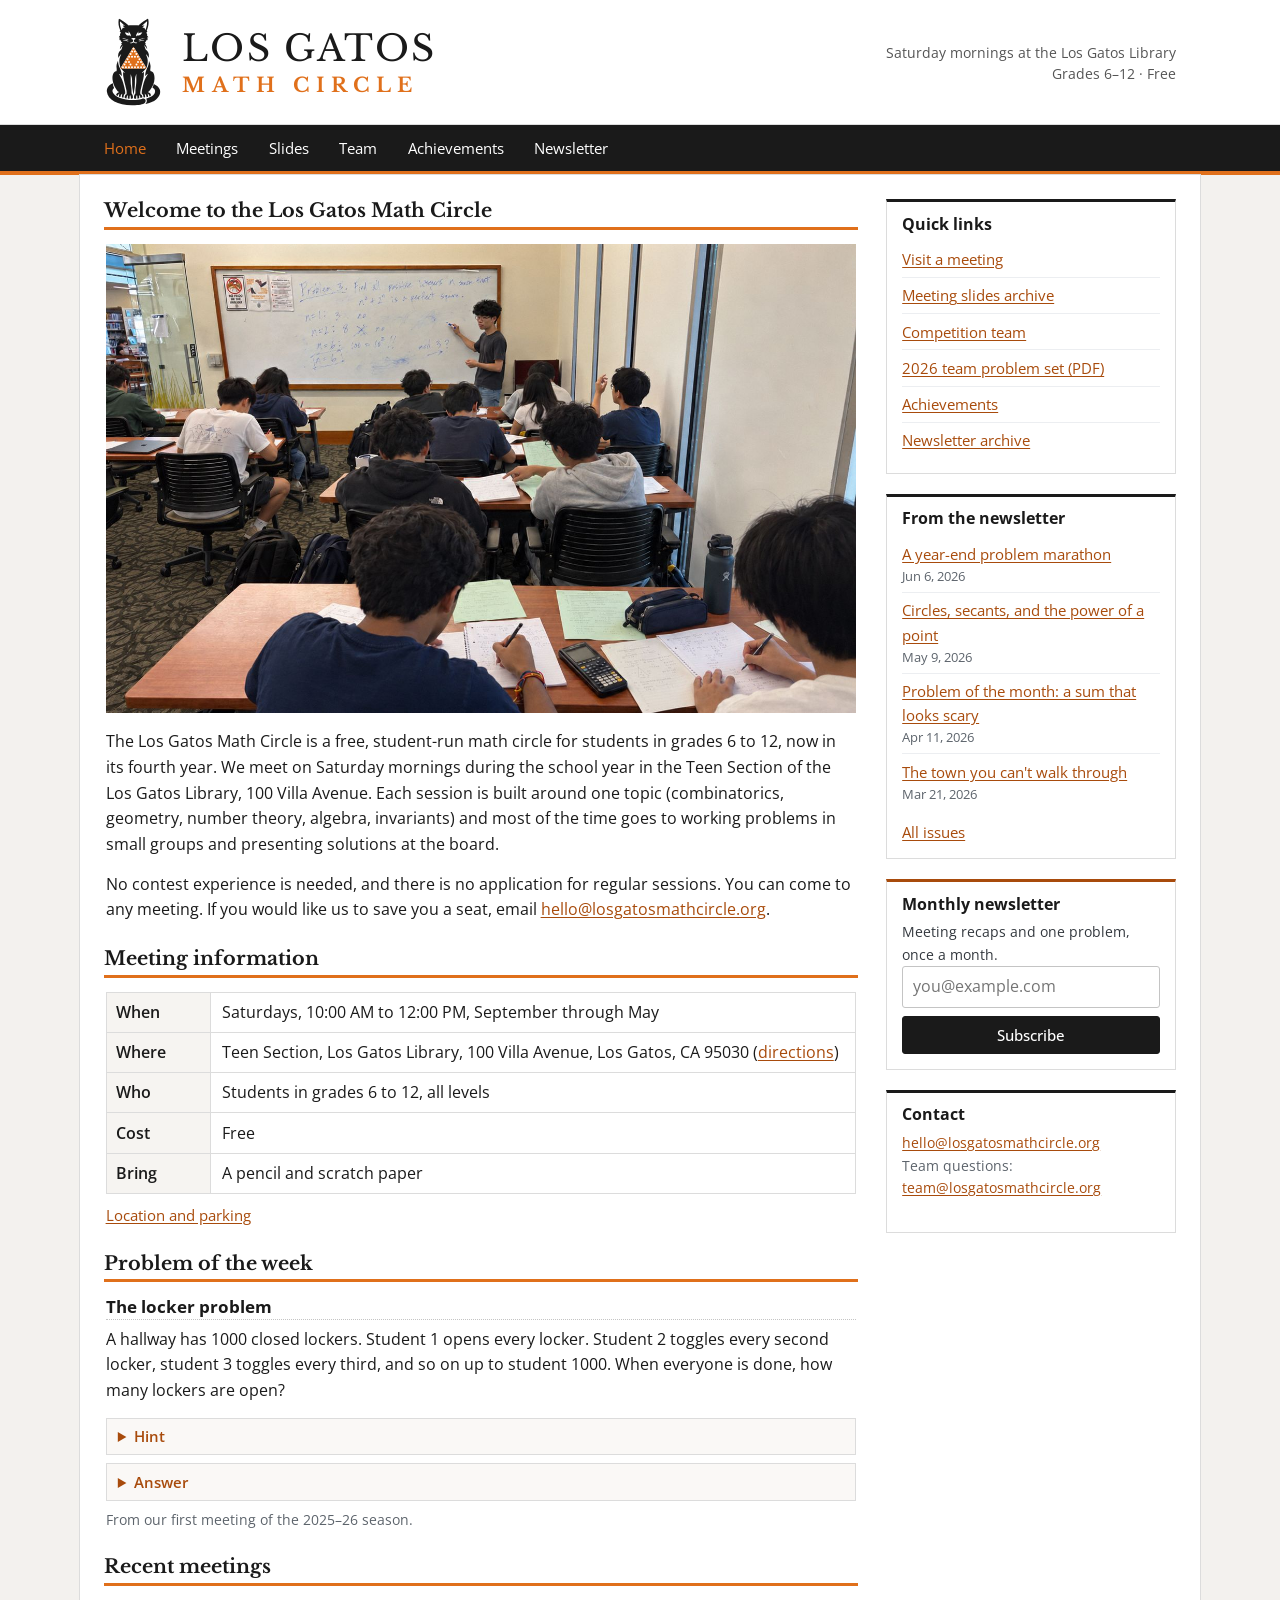
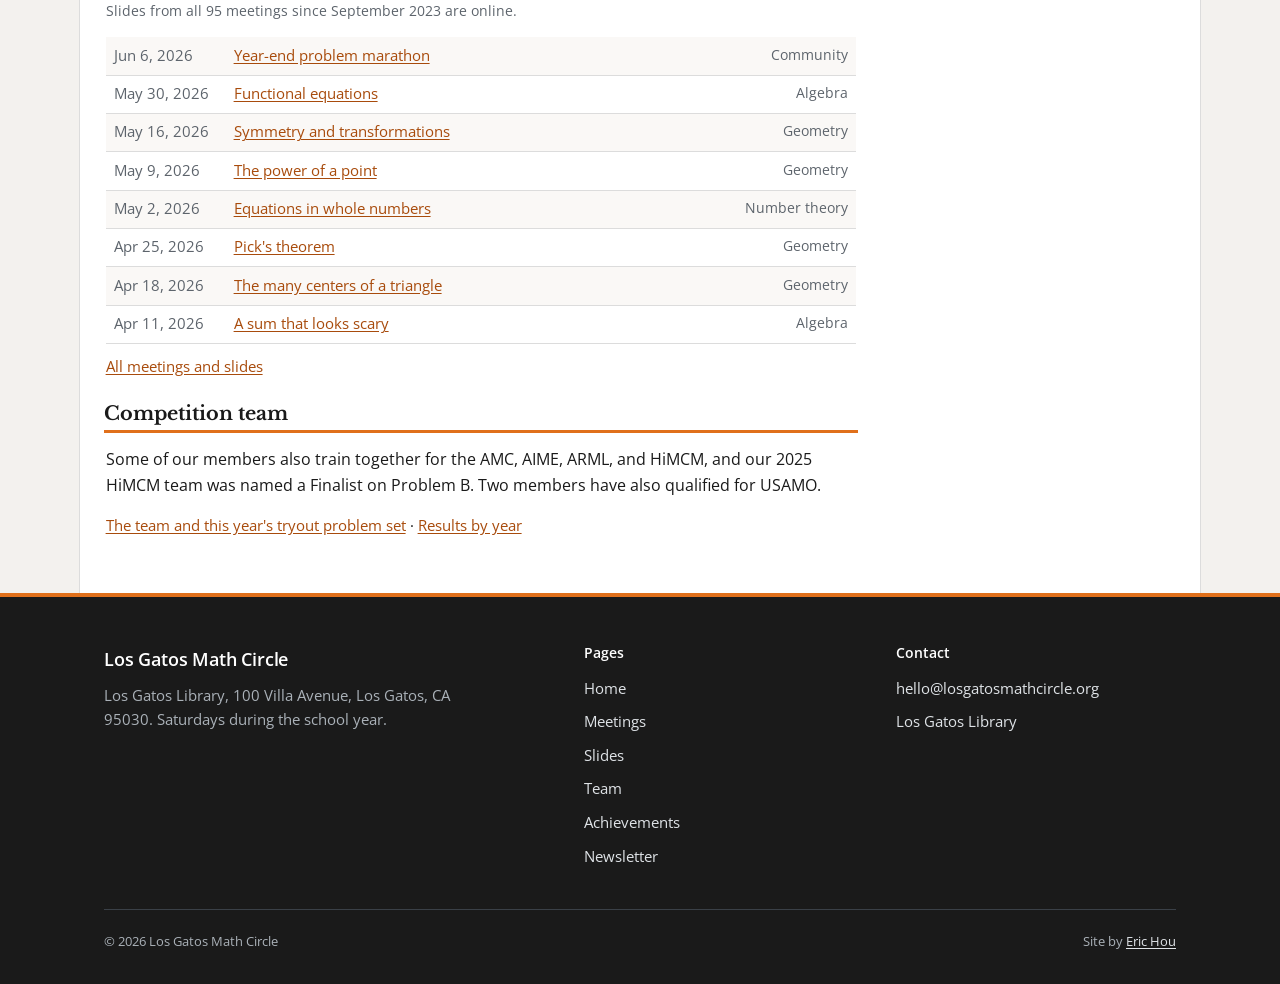
<file: index.html>
<!DOCTYPE html>
<html lang="en">
<head>
  <meta charset="UTF-8" />
  <meta name="viewport" content="width=device-width, initial-scale=1.0" />
  <title>Los Gatos Math Circle</title>
  <meta name="description" content="Students in grades 6 to 12 meet at the Los Gatos Library on Saturday mornings to work on hard math problems together. Free and student-run." />
  <link rel="preconnect" href="https://fonts.googleapis.com" />
  <link rel="preconnect" href="https://fonts.gstatic.com" crossorigin />
  <link href="https://fonts.googleapis.com/css2?family=Open+Sans:ital,wght@0,400;0,600;0,700;1,400&family=Libre+Baskerville:wght@400;700&display=swap" rel="stylesheet" />
  <link rel="icon" href="images/favicon.svg" type="image/svg+xml" />
  <link rel="icon" href="images/favicon-32.png" sizes="32x32" type="image/png" />
  <link rel="apple-touch-icon" href="images/apple-touch-icon.png" />
  <link rel="stylesheet" href="css/styles.css?v=3" />
</head>
<body class="home">
  <header class="site-header">
    <div class="masthead">
      <div class="container masthead__inner">
        <a class="masthead__brand" href="index.html">
          <img class="masthead__logo" src="images/logo.svg" alt="Los Gatos Math Circle logo: a seated cat with Pascal's triangle mod 2 on its chest" width="59" height="92" />
          <span class="masthead__text">
            <span class="masthead__name">Los Gatos</span>
            <span class="masthead__name2">Math Circle</span>
          </span>
          <span class="masthead__sub">Saturday mornings at the Los Gatos Library<br />Grades 6&ndash;12 &middot; Free</span>
        </a>
      </div>
    </div>
    <div class="navbar">
      <div class="container nav">
        <span class="brand navbar__label">Menu</span>
      <nav aria-label="Primary">
        <button class="nav__toggle" aria-label="Toggle menu" aria-expanded="false" aria-controls="menu">
          <span></span><span></span><span></span>
        </button>
        <ul class="nav__links" id="menu">
          <li><a href="index.html" class="is-active">Home</a></li>
          <li><a href="meetings.html">Meetings</a></li>
          <li><a href="presentations.html">Slides</a></li>
          <li><a href="team.html">Team</a></li>
          <li><a href="achievements.html">Achievements</a></li>
          <li><a href="newsletter.html">Newsletter</a></li>
        </ul>
      </nav>
      </div>
    </div>
  </header>

  <main class="page">
    <div class="container page__grid">
      <div class="page__main">

        <section class="box">
          <h2 class="bar">Welcome to the Los Gatos Math Circle</h2>
          <div class="box__body">
            <figure class="box__fig"><img class="box__photo box__photo--session" src="images/session-home.jpg?v=3" alt="A math circle session in a library study room: Eric Hou works through a number theory problem at the whiteboard while students solve it on paper at their desks." /></figure>
            <p>The Los Gatos Math Circle is a free, student-run math circle for students in grades 6 to 12,
              now in its fourth year.
              We meet on Saturday mornings during the school year in the Teen Section of the Los Gatos
              Library, 100 Villa Avenue. Each session is built around one topic (combinatorics, geometry,
              number theory, algebra, invariants) and most of the time goes to working problems in small
              groups and presenting solutions at the board.</p>
            <p>No contest experience is needed, and there is no application for regular sessions. You can
              come to any meeting. If you would like us to save you a seat, email
              <a href="mailto:hello@losgatosmathcircle.org">hello@losgatosmathcircle.org</a>.</p>
          </div>
        </section>

        <section class="box">
          <h2 class="bar">Meeting information</h2>
          <div class="box__body">
            <table class="info">
              <tr><th>When</th><td>Saturdays, 10:00 AM to 12:00 PM, September through May</td></tr>
              <tr><th>Where</th><td>Teen Section, Los Gatos Library, 100 Villa Avenue, Los Gatos, CA 95030 (<a href="https://www.google.com/maps/dir/?api=1&destination=Los+Gatos+Library,+100+Villa+Avenue,+Los+Gatos,+CA+95030" target="_blank" rel="noopener">directions</a>)</td></tr>
              <tr><th>Who</th><td>Students in grades 6 to 12, all levels</td></tr>
                            <tr><th>Cost</th><td>Free</td></tr>
              <tr><th>Bring</th><td>A pencil and scratch paper</td></tr>
            </table>
            <p class="more"><a href="meetings.html">Location and parking</a></p>
          </div>
        </section>

        <section class="box">
          <h2 class="bar">Problem of the week</h2>
          <div class="box__body">
            <h3 class="sub">The locker problem</h3>
            <p>A hallway has 1000 closed lockers. Student 1 opens every locker. Student 2 toggles every
              second locker, student 3 toggles every third, and so on up to student 1000. When everyone is
              done, how many lockers are open?</p>
            <details>
              <summary>Hint</summary>
              <p>Locker <i>n</i> is toggled once for every divisor of <i>n</i>.</p>
            </details>
            <details>
              <summary>Answer</summary>
              <p>31. Divisors of <i>n</i> pair up as <i>d</i> and <i>n</i>/<i>d</i>, so most lockers are
                toggled an even number of times. Perfect squares are the exception, since &radic;<i>n</i> pairs
                with itself. There are 31 squares up to 1000 (31&sup2; = 961, 32&sup2; = 1024).</p>
            </details>
            <p class="small">From our first meeting of the 2025&ndash;26 season.</p>
          </div>
        </section>

        <section class="box">
          <h2 class="bar">Recent meetings</h2>
          <div class="box__body">
            <p class="small" data-meeting-count>Slides from every meeting since September 2023 are online.</p>
            <table class="log" data-recent-meetings="8"></table>
            <p class="more"><a href="presentations.html">All meetings and slides</a></p>
          </div>
        </section>

        <section class="box">
          <h2 class="bar">Competition team</h2>
          <div class="box__body">
            <p>Some of our members also train together for the AMC, AIME, ARML, and HiMCM, and our 2025 HiMCM
              team was named a Finalist on Problem B. Two members have also qualified for USAMO.</p>
            <p class="more"><a href="team.html">The team and this year's tryout problem set</a> &middot;
              <a href="achievements.html">Results by year</a></p>
          </div>
        </section>
      </div>

      <aside class="page__side">
        <section class="side">
          <h2 class="side__h">Quick links</h2>
          <ul class="side__links">
            <li><a href="meetings.html">Visit a meeting</a></li>
            <li><a href="presentations.html">Meeting slides archive</a></li>
            <li><a href="team.html">Competition team</a></li>
            <li><a href="problem-set.pdf">2026 team problem set (PDF)</a></li>
            <li><a href="achievements.html">Achievements</a></li>
            <li><a href="newsletter.html">Newsletter archive</a></li>
          </ul>
        </section>

        <section class="side">
          <h2 class="side__h">From the newsletter</h2>
          <ul class="side__news" data-recent-list="4"></ul>
          <p class="more"><a href="newsletter.html">All issues</a></p>
        </section>

        <section class="side signup">
          <h2 class="side__h">Monthly newsletter</h2>
          <p class="small">Meeting recaps and one problem, once a month.</p>
          <form data-confirm novalidate>
            <label for="email" class="sr-only">Email address</label>
            <input id="email" type="email" name="email" required placeholder="you@example.com" autocomplete="email" />
            <button class="btn btn--solid" type="submit">Subscribe</button>
          </form>
          <p class="signup__ok">Thanks, you're on the list.</p>
        </section>

        <section class="side">
          <h2 class="side__h">Contact</h2>
          <p class="small"><a href="mailto:hello@losgatosmathcircle.org">hello@losgatosmathcircle.org</a><br />
            Team questions: <a href="mailto:team@losgatosmathcircle.org">team@losgatosmathcircle.org</a></p>
        </section>
      </aside>
    </div>
  </main>

  <footer class="site-footer">
    <div class="container">
      <div class="footer-grid">
        <div>
          <a class="brand" href="index.html">
            <img class="brand__mark" src="images/logo.png" alt="Los Gatos Math Circle logo" width="26" height="26" />
            <span>Los Gatos Math Circle</span>
          </a>
          <p>Los Gatos Library, 100 Villa Avenue, Los Gatos, CA 95030. Saturdays during the school year.</p>
        </div>
        <div>
          <h4>Pages</h4>
          <ul class="footer-links">
            <li><a href="index.html">Home</a></li>
            <li><a href="meetings.html">Meetings</a></li>
            <li><a href="presentations.html">Slides</a></li>
            <li><a href="team.html">Team</a></li>
            <li><a href="achievements.html">Achievements</a></li>
            <li><a href="newsletter.html">Newsletter</a></li>
          </ul>
        </div>
        <div>
          <h4>Contact</h4>
          <ul class="footer-links">
            <li><a href="mailto:hello@losgatosmathcircle.org">hello@losgatosmathcircle.org</a></li>
            <li><a href="meetings.html">Los Gatos Library</a></li>
          </ul>
        </div>
      </div>
      <div class="footer-bottom">
        <span>© <span data-year>2026</span> Los Gatos Math Circle</span>
        <span>Site by <a href="https://www.ehou.me">Eric Hou</a></span>
      </div>
    </div>
  </footer>

  <script src="js/issues.js"></script>
  <script src="js/meetings.js?v=3"></script>
  <script src="js/main.js"></script>
  <script>
  (function () {
    function esc(s) { return String(s).replace(/[&<>"]/g, function (c) { return {"&":"&amp;","<":"&lt;",">":"&gt;","\"":"&quot;"}[c]; }); }
    function short(iso) {
      return new Date(iso + "T00:00:00").toLocaleDateString("en-US", { month: "short", day: "numeric", year: "numeric" });
    }
    var log = document.querySelector("[data-recent-meetings]");
    if (log && window.SCHEDULE) {
      var all = [];
      window.SCHEDULE.forEach(function (t) { t.meetings.forEach(function (m) { if (m.type === "meeting") all.push(m); }); });
      all.sort(function (a, b) { return a.date < b.date ? 1 : -1; });
      log.innerHTML = all.slice(0, +log.getAttribute("data-recent-meetings")).map(function (m) {
        return '<tr><td class="log__date">' + short(m.date) + '</td>' +
          '<td><a href="slides.html?d=' + encodeURIComponent(m.date) + '">' + esc(m.title) + '</a></td>' +
          '<td class="log__tag">' + esc(m.topic) + '</td></tr>';
      }).join("");
      var c = document.querySelector("[data-meeting-count]");
      if (c) c.textContent = "Slides from all " + all.length + " meetings since September 2023 are online.";
    }
    var list = document.querySelector("[data-recent-list]");
    if (list && window.ISSUES) {
      var issues = window.ISSUES.slice().sort(function (a, b) { return a.date < b.date ? 1 : -1; });
      list.innerHTML = issues.slice(0, +list.getAttribute("data-recent-list")).map(function (it) {
        return '<li><a href="issue.html?slug=' + encodeURIComponent(it.slug) + '">' + esc(it.title) + '</a>' +
          '<span class="small">' + short(it.date) + '</span></li>';
      }).join("");
    }
  })();
  </script>
</body>
</html>
</file>
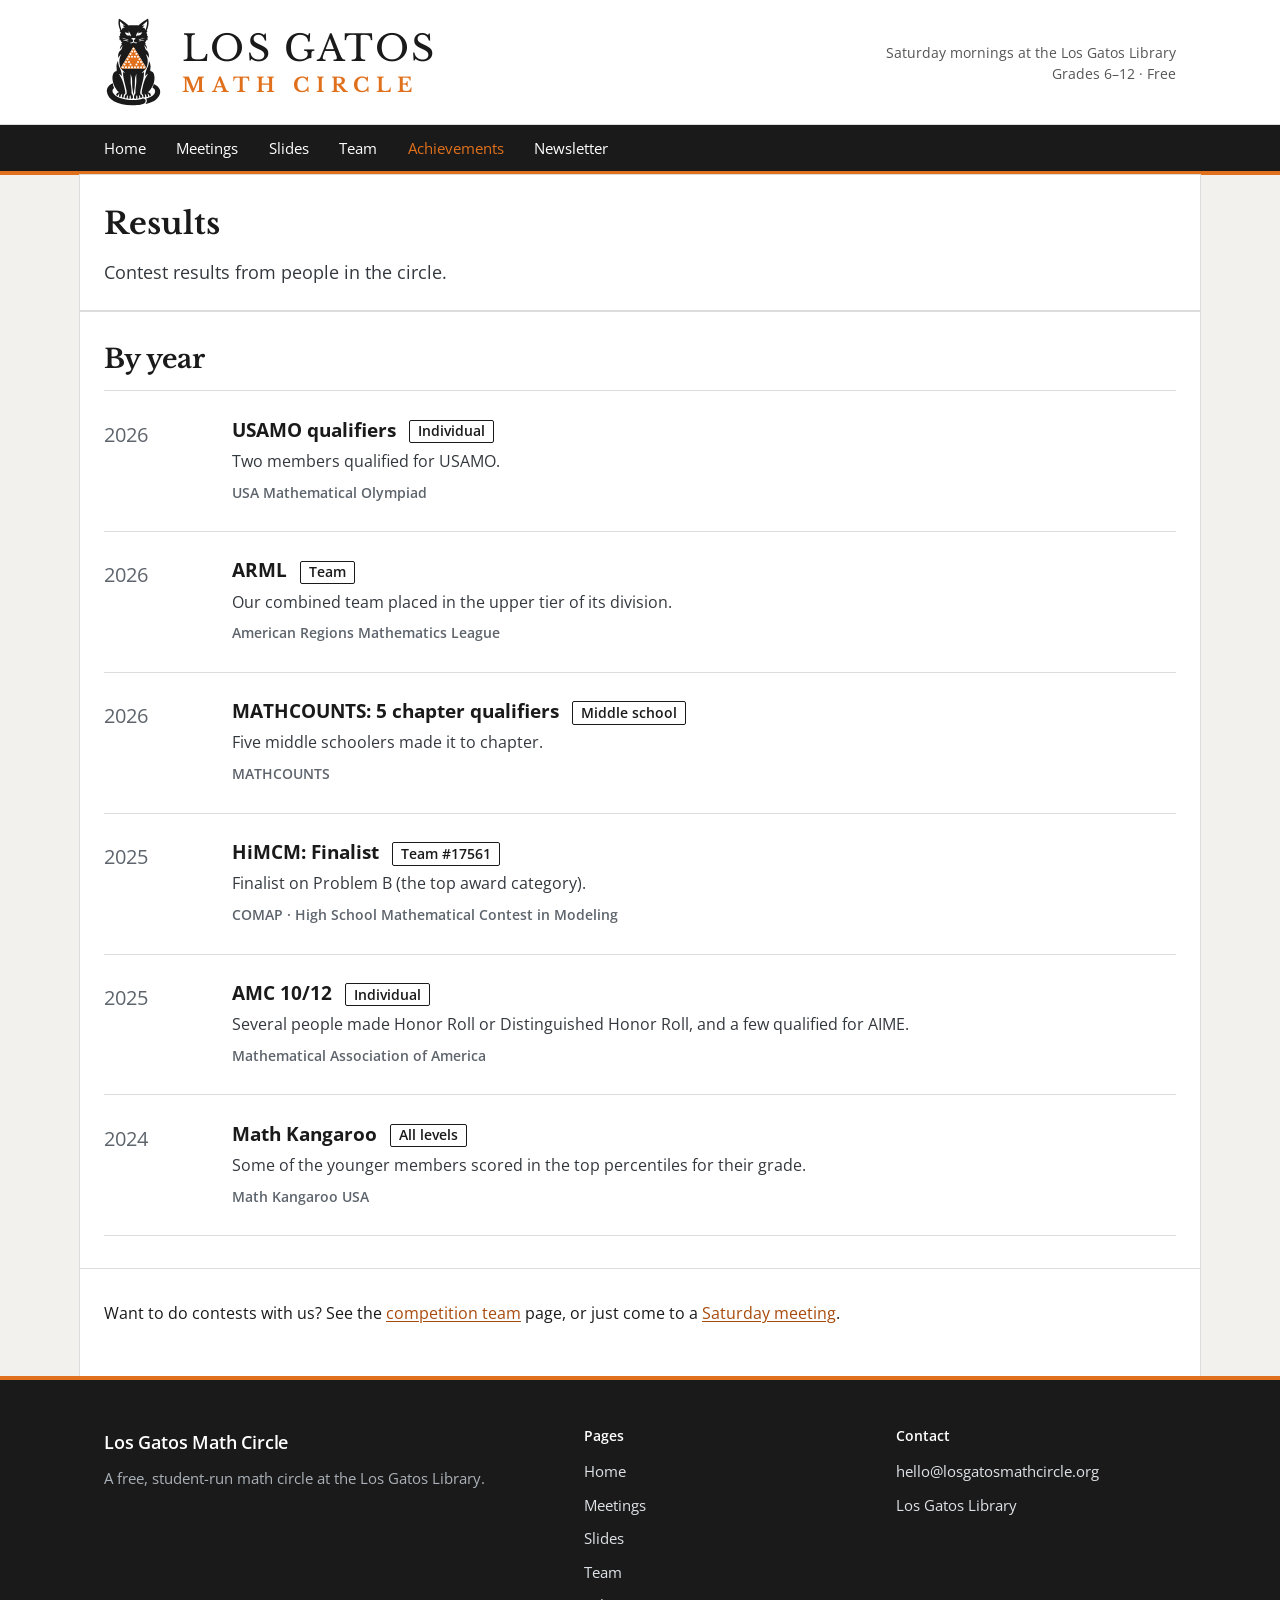
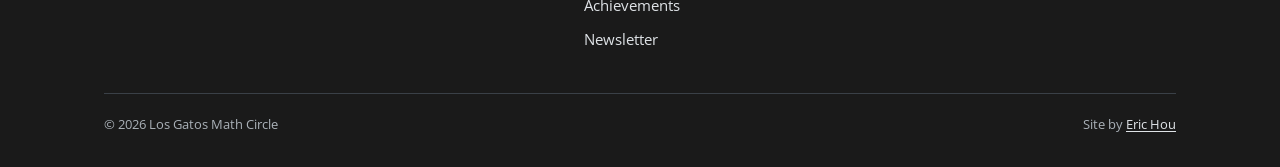
<file: achievements.html>
<!DOCTYPE html>
<html lang="en">
<head>
  <meta charset="UTF-8" />
  <meta name="viewport" content="width=device-width, initial-scale=1.0" />
  <title>Achievements · Los Gatos Math Circle</title>
  <meta name="description" content="Results and milestones from the Los Gatos Math Circle, including a HiMCM Finalist designation and strong showings at the AMC, AIME, and ARML." />
  <link rel="preconnect" href="https://fonts.googleapis.com" />
  <link rel="preconnect" href="https://fonts.gstatic.com" crossorigin />
  <link href="https://fonts.googleapis.com/css2?family=Open+Sans:ital,wght@0,400;0,600;0,700;1,400&family=Libre+Baskerville:wght@400;700&display=swap" rel="stylesheet" />
  <link rel="icon" href="images/favicon.svg" type="image/svg+xml" />
  <link rel="icon" href="images/favicon-32.png" sizes="32x32" type="image/png" />
  <link rel="apple-touch-icon" href="images/apple-touch-icon.png" />
  <link rel="stylesheet" href="css/styles.css?v=3" />
</head>
<body>
  <header class="site-header">
    <div class="masthead">
      <div class="container masthead__inner">
        <a class="masthead__brand" href="index.html">
          <img class="masthead__logo" src="images/logo.svg" alt="Los Gatos Math Circle logo: a seated cat with Pascal's triangle mod 2 on its chest" width="59" height="92" />
          <span class="masthead__text">
            <span class="masthead__name">Los Gatos</span>
            <span class="masthead__name2">Math Circle</span>
          </span>
          <span class="masthead__sub">Saturday mornings at the Los Gatos Library<br />Grades 6&ndash;12 &middot; Free</span>
        </a>
      </div>
    </div>
    <div class="navbar">
      <div class="container nav">
        <span class="brand navbar__label">Menu</span>
      <nav aria-label="Primary">
        <button class="nav__toggle" aria-label="Toggle menu" aria-expanded="false" aria-controls="menu">
          <span></span><span></span><span></span>
        </button>
        <ul class="nav__links" id="menu">
          <li><a href="index.html">Home</a></li>
          <li><a href="meetings.html">Meetings</a></li>
          <li><a href="presentations.html">Slides</a></li>
          <li><a href="team.html">Team</a></li>
          <li><a href="achievements.html" class="is-active">Achievements</a></li>
          <li><a href="newsletter.html">Newsletter</a></li>
        </ul>
      </nav>
      </div>
    </div>
  </header>

  <main>
    <section class="page-intro">
      <div class="container">
        <h1>Results</h1>
        <p>Contest results from people in the circle.</p>
      </div>
    </section>

    <!-- Timeline -->
    <section class="section section--hairline">
      <div class="container">
        <div class="measure" style="margin-bottom:1rem;">
          <h2>By year</h2>
        </div>
        <ul class="achievement-list">
          <li class="achievement achievement--star">
            <div class="year">2026</div>
            <div>
              <h3>USAMO qualifiers <span class="badge">Individual</span></h3>
              <p>Two members qualified for USAMO.</p>
              <div class="where">USA Mathematical Olympiad</div>
            </div>
          </li>
          <li class="achievement">
            <div class="year">2026</div>
            <div>
              <h3>ARML <span class="badge">Team</span></h3>
              <p>Our combined team placed in the upper tier of its division.</p>
              <div class="where">American Regions Mathematics League</div>
            </div>
          </li>
          <li class="achievement">
            <div class="year">2026</div>
            <div>
              <h3>MATHCOUNTS: 5 chapter qualifiers <span class="badge">Middle school</span></h3>
              <p>Five middle schoolers made it to chapter.</p>
              <div class="where">MATHCOUNTS</div>
            </div>
          </li>
          <li class="achievement achievement--star">
            <div class="year">2025</div>
            <div>
              <h3>HiMCM: Finalist <span class="badge">Team #17561</span></h3>
              <p>Finalist on Problem B (the top award category).</p>
              <div class="where">COMAP · High School Mathematical Contest in Modeling</div>
            </div>
          </li>
          <li class="achievement">
            <div class="year">2025</div>
            <div>
              <h3>AMC 10/12 <span class="badge">Individual</span></h3>
              <p>Several people made Honor Roll or Distinguished Honor Roll, and a few qualified for AIME.</p>
              <div class="where">Mathematical Association of America</div>
            </div>
          </li>
          <li class="achievement">
            <div class="year">2024</div>
            <div>
              <h3>Math Kangaroo <span class="badge">All levels</span></h3>
              <p>Some of the younger members scored in the top percentiles for their grade.</p>
              <div class="where">Math Kangaroo USA</div>
            </div>
          </li>
        </ul>
      </div>
    </section>

    <section class="section section--hairline">
      <div class="container">
        <p>Want to do contests with us? See the <a href="team.html">competition team</a> page, or just
          come to a <a href="meetings.html">Saturday meeting</a>.</p>
      </div>
    </section>
  </main>

  <footer class="site-footer">
    <div class="container">
      <div class="footer-grid">
        <div>
          <a class="brand" href="index.html">
            <img class="brand__mark" src="images/logo.png" alt="Los Gatos Math Circle logo" width="26" height="26" />
            <span>Los Gatos Math Circle</span>
          </a>
          <p>A free, student-run math circle at the Los Gatos Library.</p>
        </div>
        <div>
          <h4>Pages</h4>
          <ul class="footer-links">
            <li><a href="index.html">Home</a></li>
            <li><a href="meetings.html">Meetings</a></li>
            <li><a href="presentations.html">Slides</a></li>
            <li><a href="team.html">Team</a></li>
            <li><a href="achievements.html">Achievements</a></li>
            <li><a href="newsletter.html">Newsletter</a></li>
          </ul>
        </div>
        <div>
          <h4>Contact</h4>
          <ul class="footer-links">
            <li><a href="mailto:hello@losgatosmathcircle.org">hello@losgatosmathcircle.org</a></li>
            <li><a href="meetings.html">Los Gatos Library</a></li>
          </ul>
        </div>
      </div>
      <div class="footer-bottom">
        <span>© <span data-year>2026</span> Los Gatos Math Circle</span>
        <span>Site by <a href="https://www.ehou.me">Eric Hou</a></span>
      </div>
    </div>
  </footer>

  <script src="js/issues.js"></script>
  <script src="js/main.js"></script>
</body>
</html>
</file>
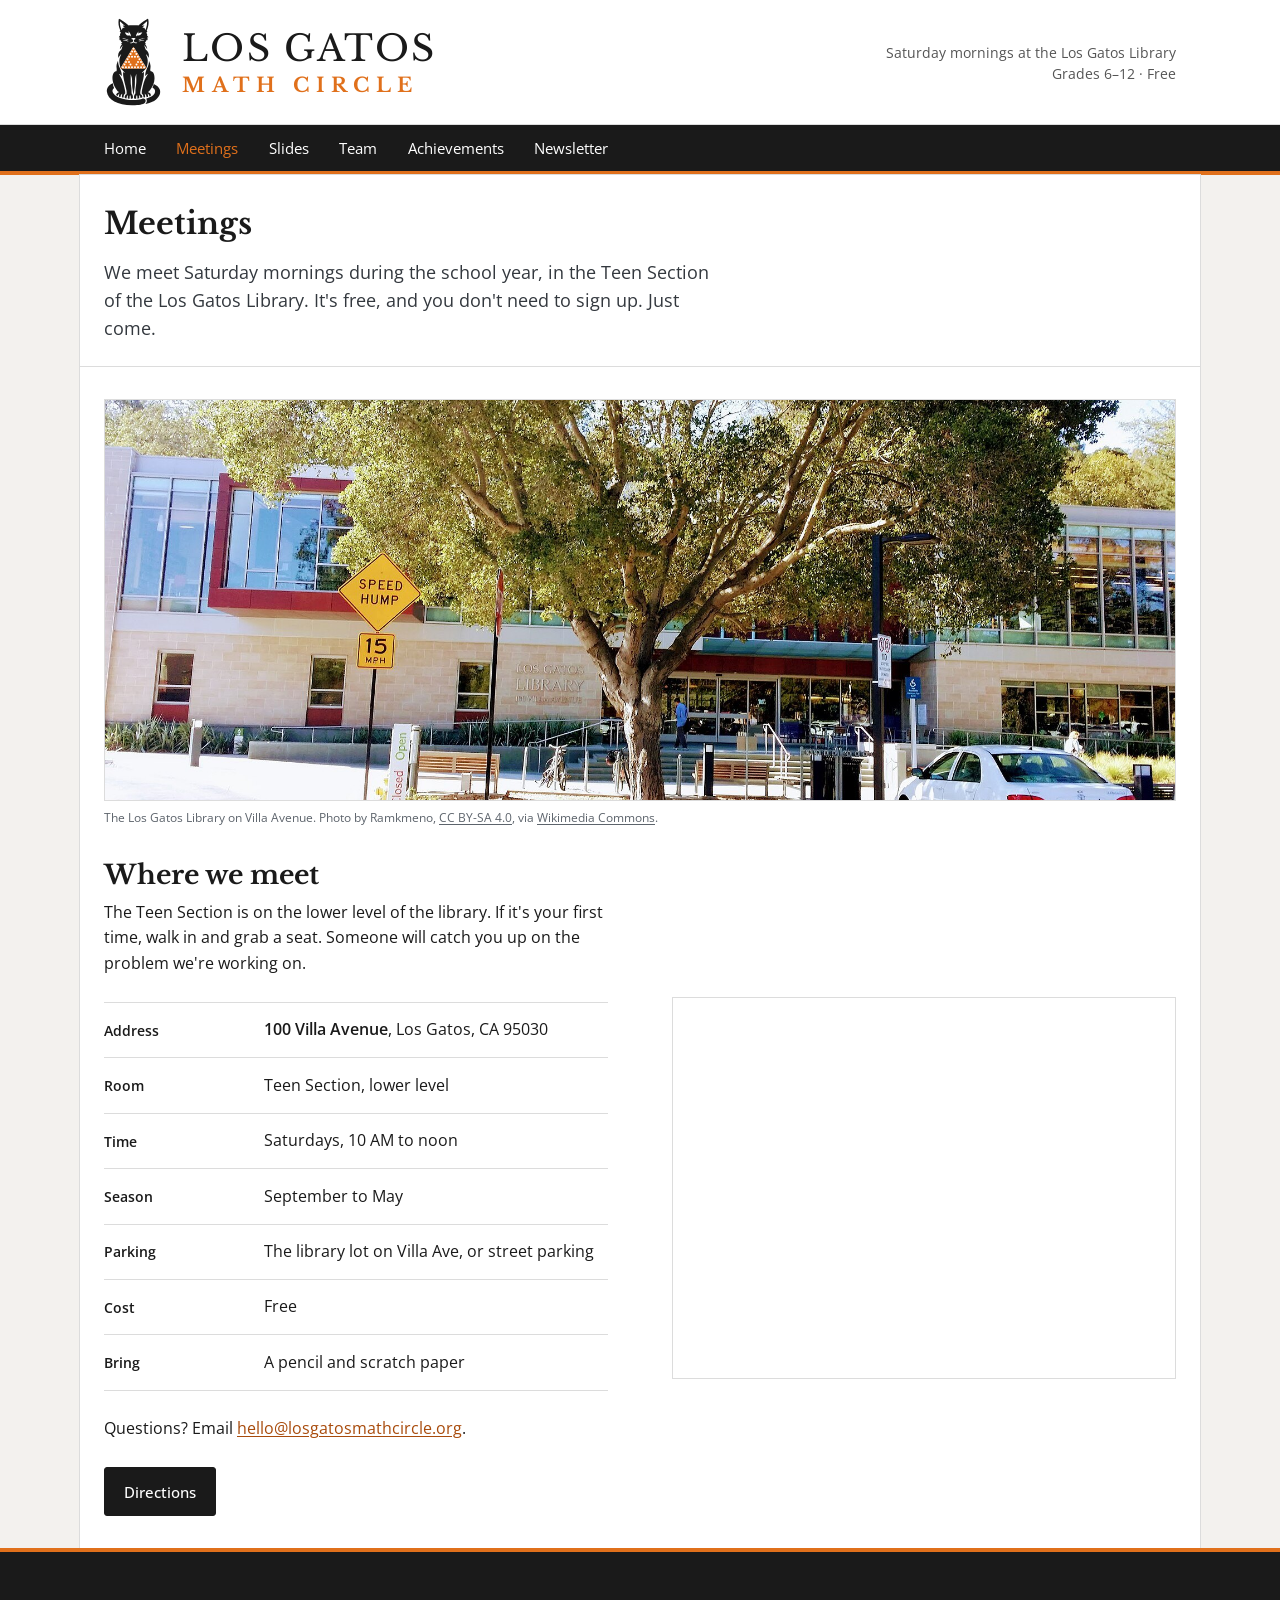
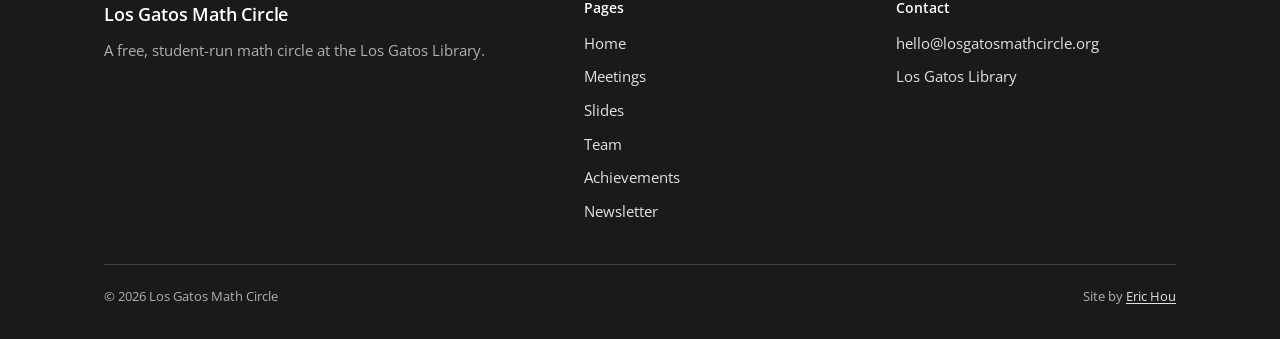
<file: meetings.html>
<!DOCTYPE html>
<html lang="en">
<head>
  <meta charset="UTF-8" />
  <meta name="viewport" content="width=device-width, initial-scale=1.0" />
  <title>Meetings · Los Gatos Math Circle</title>
  <meta name="description" content="When and where the Los Gatos Math Circle meets: Saturday mornings in the Teen Section of the Los Gatos Library, 100 Villa Avenue. Schedule, levels, and how to visit." />
  <link rel="preconnect" href="https://fonts.googleapis.com" />
  <link rel="preconnect" href="https://fonts.gstatic.com" crossorigin />
  <link href="https://fonts.googleapis.com/css2?family=Open+Sans:ital,wght@0,400;0,600;0,700;1,400&family=Libre+Baskerville:wght@400;700&display=swap" rel="stylesheet" />
  <link rel="icon" href="images/favicon.svg" type="image/svg+xml" />
  <link rel="icon" href="images/favicon-32.png" sizes="32x32" type="image/png" />
  <link rel="apple-touch-icon" href="images/apple-touch-icon.png" />
  <link rel="stylesheet" href="css/styles.css?v=3" />
</head>
<body>
  <header class="site-header">
    <div class="masthead">
      <div class="container masthead__inner">
        <a class="masthead__brand" href="index.html">
          <img class="masthead__logo" src="images/logo.svg" alt="Los Gatos Math Circle logo: a seated cat with Pascal's triangle mod 2 on its chest" width="59" height="92" />
          <span class="masthead__text">
            <span class="masthead__name">Los Gatos</span>
            <span class="masthead__name2">Math Circle</span>
          </span>
          <span class="masthead__sub">Saturday mornings at the Los Gatos Library<br />Grades 6&ndash;12 &middot; Free</span>
        </a>
      </div>
    </div>
    <div class="navbar">
      <div class="container nav">
        <span class="brand navbar__label">Menu</span>
      <nav aria-label="Primary">
        <button class="nav__toggle" aria-label="Toggle menu" aria-expanded="false" aria-controls="menu">
          <span></span><span></span><span></span>
        </button>
        <ul class="nav__links" id="menu">
          <li><a href="index.html">Home</a></li>
          <li><a href="meetings.html" class="is-active">Meetings</a></li>
          <li><a href="presentations.html">Slides</a></li>
          <li><a href="team.html">Team</a></li>
          <li><a href="achievements.html">Achievements</a></li>
          <li><a href="newsletter.html">Newsletter</a></li>
        </ul>
      </nav>
      </div>
    </div>
  </header>

  <main>
    <section class="page-intro">
      <div class="container">
        <h1>Meetings</h1>
        <p>We meet Saturday mornings during the school year, in the Teen Section of the Los Gatos
          Library. It's free, and you don't need to sign up. Just come.</p>
      </div>
    </section>

    <!-- Library photo -->
    <section class="section" style="padding-bottom:0;">
      <div class="container">
        <figure style="margin:0;">
          <div class="frame frame--wide">
            <img src="images/los-gatos-library.jpg" alt="The Los Gatos Library building on Villa Avenue." />
          </div>
          <figcaption class="credit">The Los Gatos Library on Villa Avenue. Photo by Ramkmeno, <a href="https://creativecommons.org/licenses/by-sa/4.0" rel="license">CC BY-SA 4.0</a>, via <a href="https://commons.wikimedia.org/wiki/File:Los_Gatos_Library.jpg">Wikimedia Commons</a>.</figcaption>
        </figure>
      </div>
    </section>

    <!-- Location + map -->
    <section class="section">
      <div class="container split">
        <div>
          <h2>Where we meet</h2>
          <p>The Teen Section is on the lower level of the library. If it's your first time, walk in
            and grab a seat. Someone will catch you up on the problem we're working on.</p>
          <ul class="facts mt-3">
            <li><span class="k">Address</span><span class="v"><strong>100 Villa Avenue</strong>, Los Gatos, CA 95030</span></li>
            <li><span class="k">Room</span><span class="v">Teen Section, lower level</span></li>
            <li><span class="k">Time</span><span class="v">Saturdays, 10 AM to noon</span></li>
            <li><span class="k">Season</span><span class="v">September to May</span></li>
            <li><span class="k">Parking</span><span class="v">The library lot on Villa Ave, or street parking</span></li>
            <li><span class="k">Cost</span><span class="v">Free</span></li>
            <li><span class="k">Bring</span><span class="v">A pencil and scratch paper</span></li>
          </ul>
          <p class="mt-3">Questions? Email <a href="mailto:hello@losgatosmathcircle.org">hello@losgatosmathcircle.org</a>.</p>
          <div class="actions mt-3">
            <a class="btn btn--solid" href="https://www.google.com/maps/dir/?api=1&destination=Los+Gatos+Library,+100+Villa+Avenue,+Los+Gatos,+CA+95030" target="_blank" rel="noopener">Directions</a>
          </div>
        </div>
        <div class="map">
          <iframe
            title="Map to the Los Gatos Library"
            loading="lazy"
            src="https://www.google.com/maps?q=Los+Gatos+Library,+100+Villa+Avenue,+Los+Gatos,+CA+95030&output=embed">
          </iframe>
        </div>
      </div>
    </section>
  </main>

  <footer class="site-footer">
    <div class="container">
      <div class="footer-grid">
        <div>
          <a class="brand" href="index.html">
            <img class="brand__mark" src="images/logo.png" alt="Los Gatos Math Circle logo" width="26" height="26" />
            <span>Los Gatos Math Circle</span>
          </a>
          <p>A free, student-run math circle at the Los Gatos Library.</p>
        </div>
        <div>
          <h4>Pages</h4>
          <ul class="footer-links">
            <li><a href="index.html">Home</a></li>
            <li><a href="meetings.html">Meetings</a></li>
            <li><a href="presentations.html">Slides</a></li>
            <li><a href="team.html">Team</a></li>
            <li><a href="achievements.html">Achievements</a></li>
            <li><a href="newsletter.html">Newsletter</a></li>
          </ul>
        </div>
        <div>
          <h4>Contact</h4>
          <ul class="footer-links">
            <li><a href="mailto:hello@losgatosmathcircle.org">hello@losgatosmathcircle.org</a></li>
            <li><a href="https://www.google.com/maps?q=Los+Gatos+Library,+100+Villa+Avenue,+Los+Gatos,+CA+95030" target="_blank" rel="noopener">Los Gatos Library</a></li>
          </ul>
        </div>
      </div>
      <div class="footer-bottom">
        <span>© <span data-year>2026</span> Los Gatos Math Circle</span>
        <span>Site by <a href="https://www.ehou.me">Eric Hou</a></span>
      </div>
    </div>
  </footer>

  <script src="js/issues.js"></script>
  <script src="js/main.js"></script>
</body>
</html>
</file>
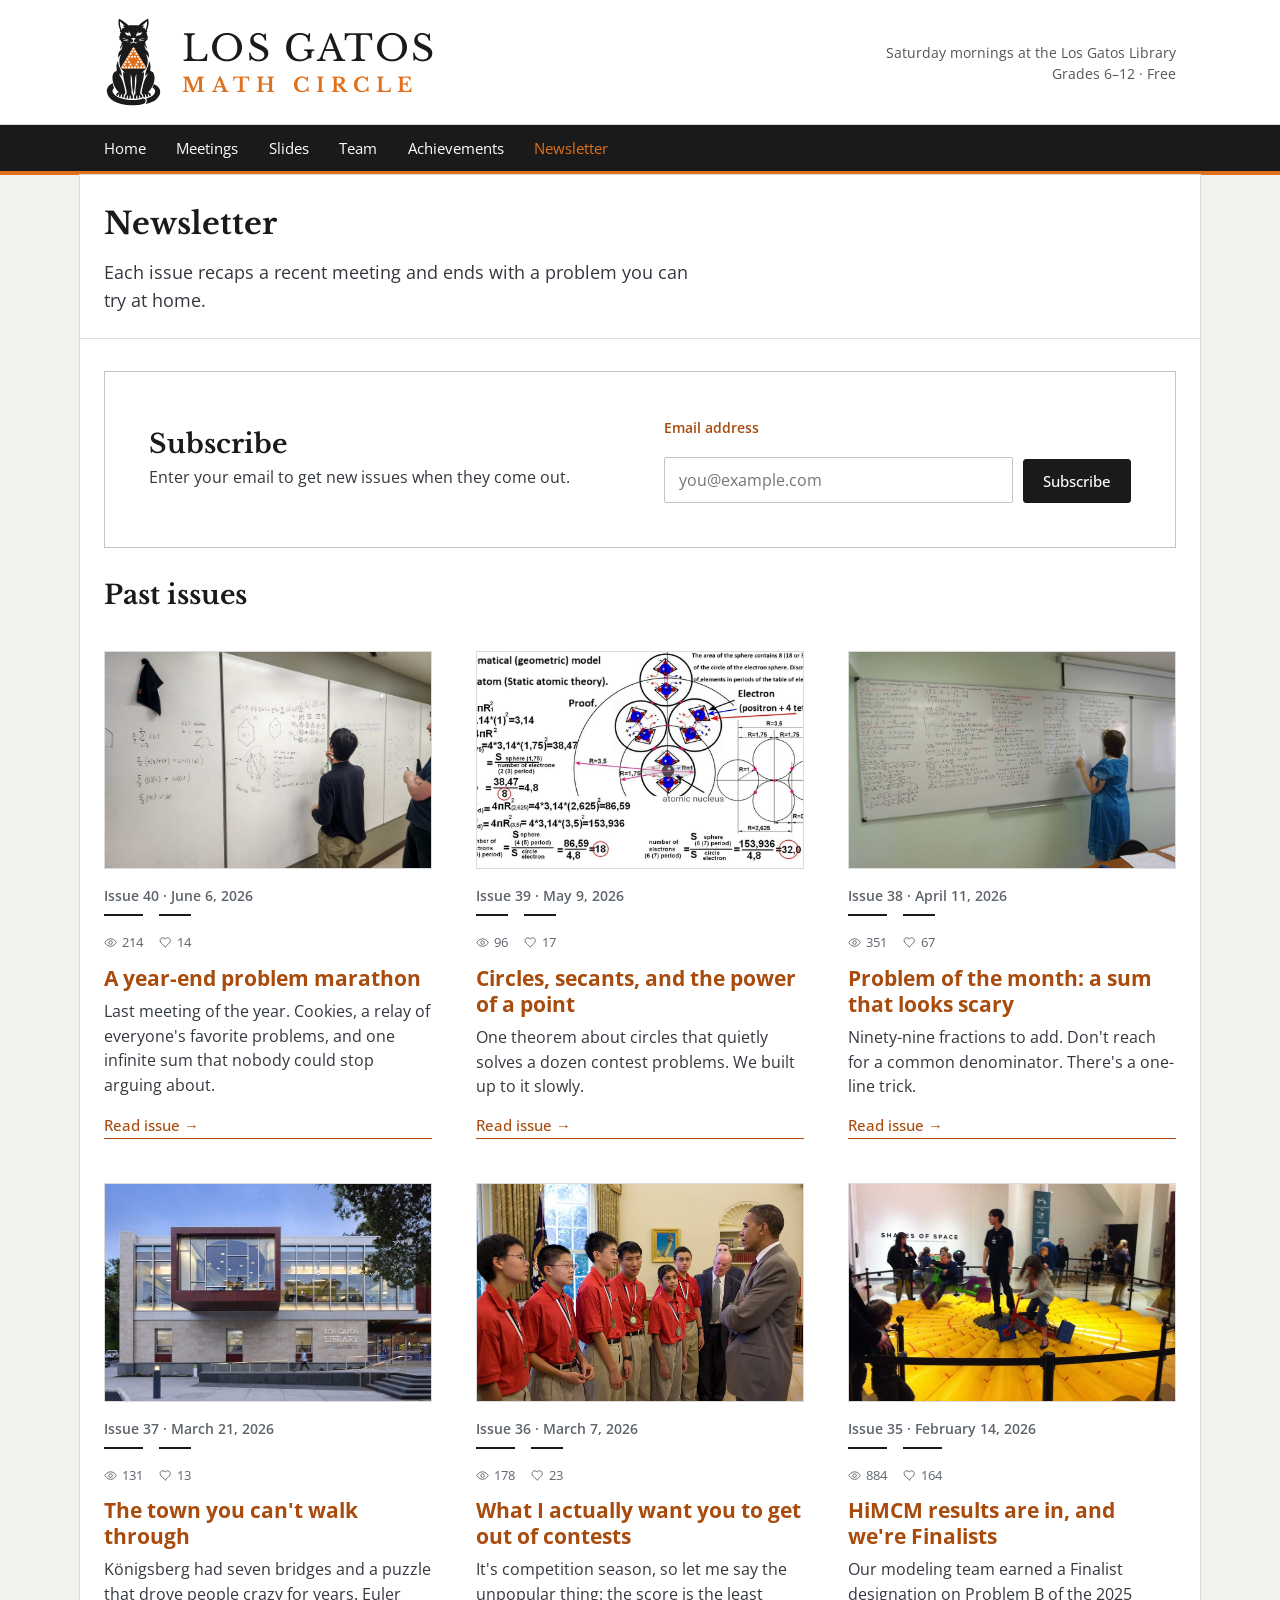
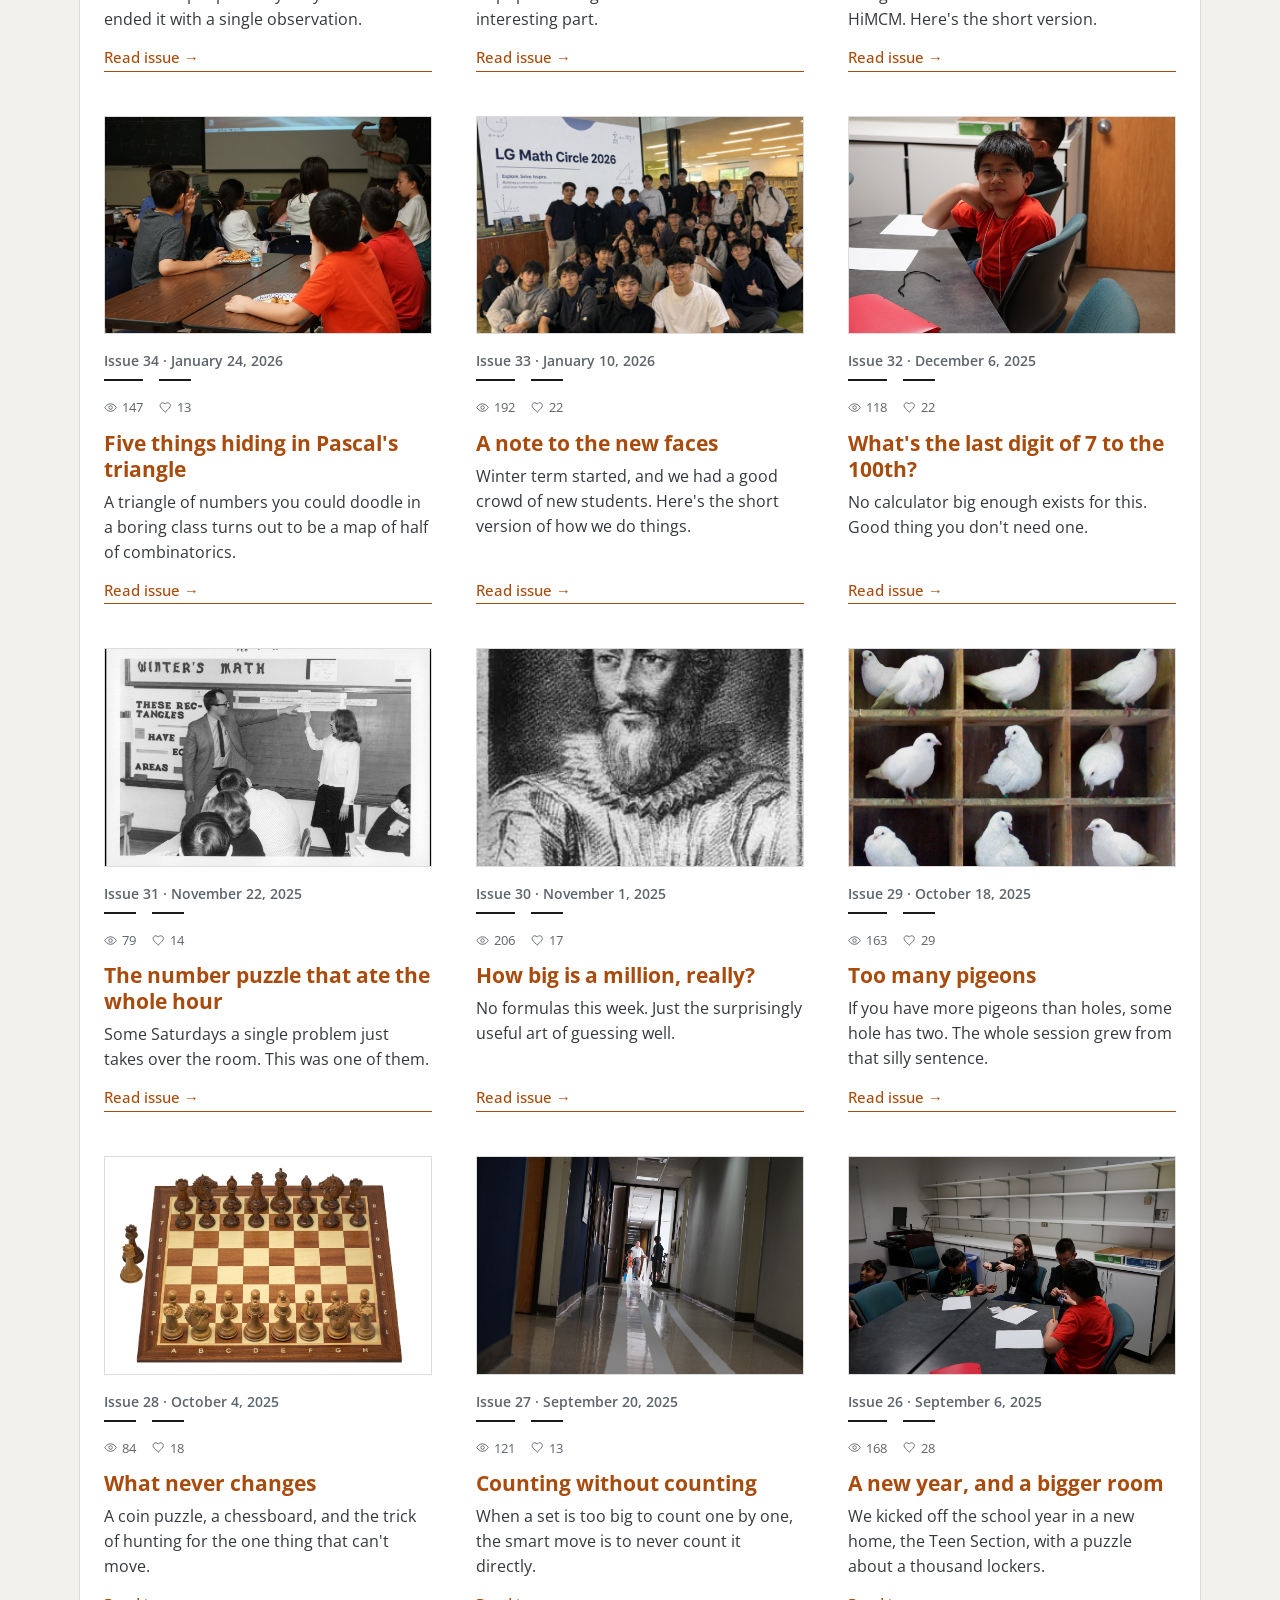
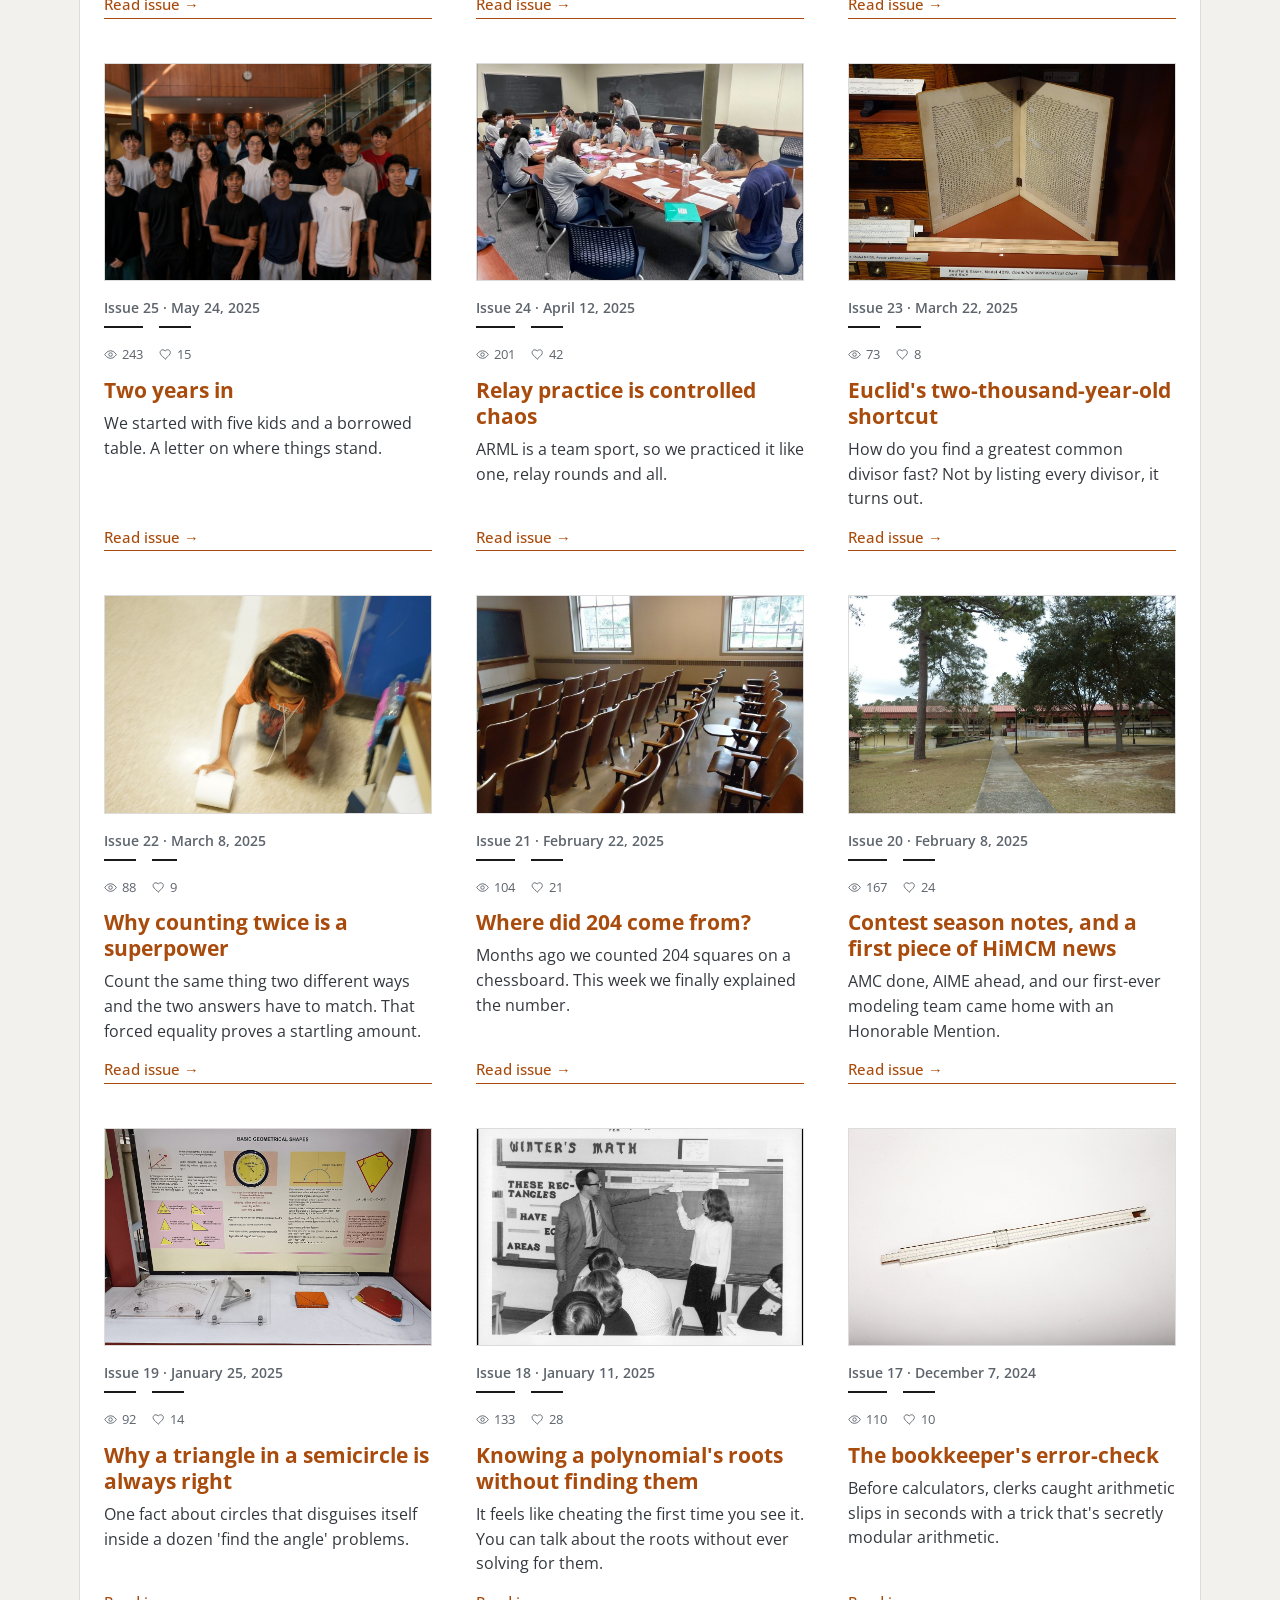
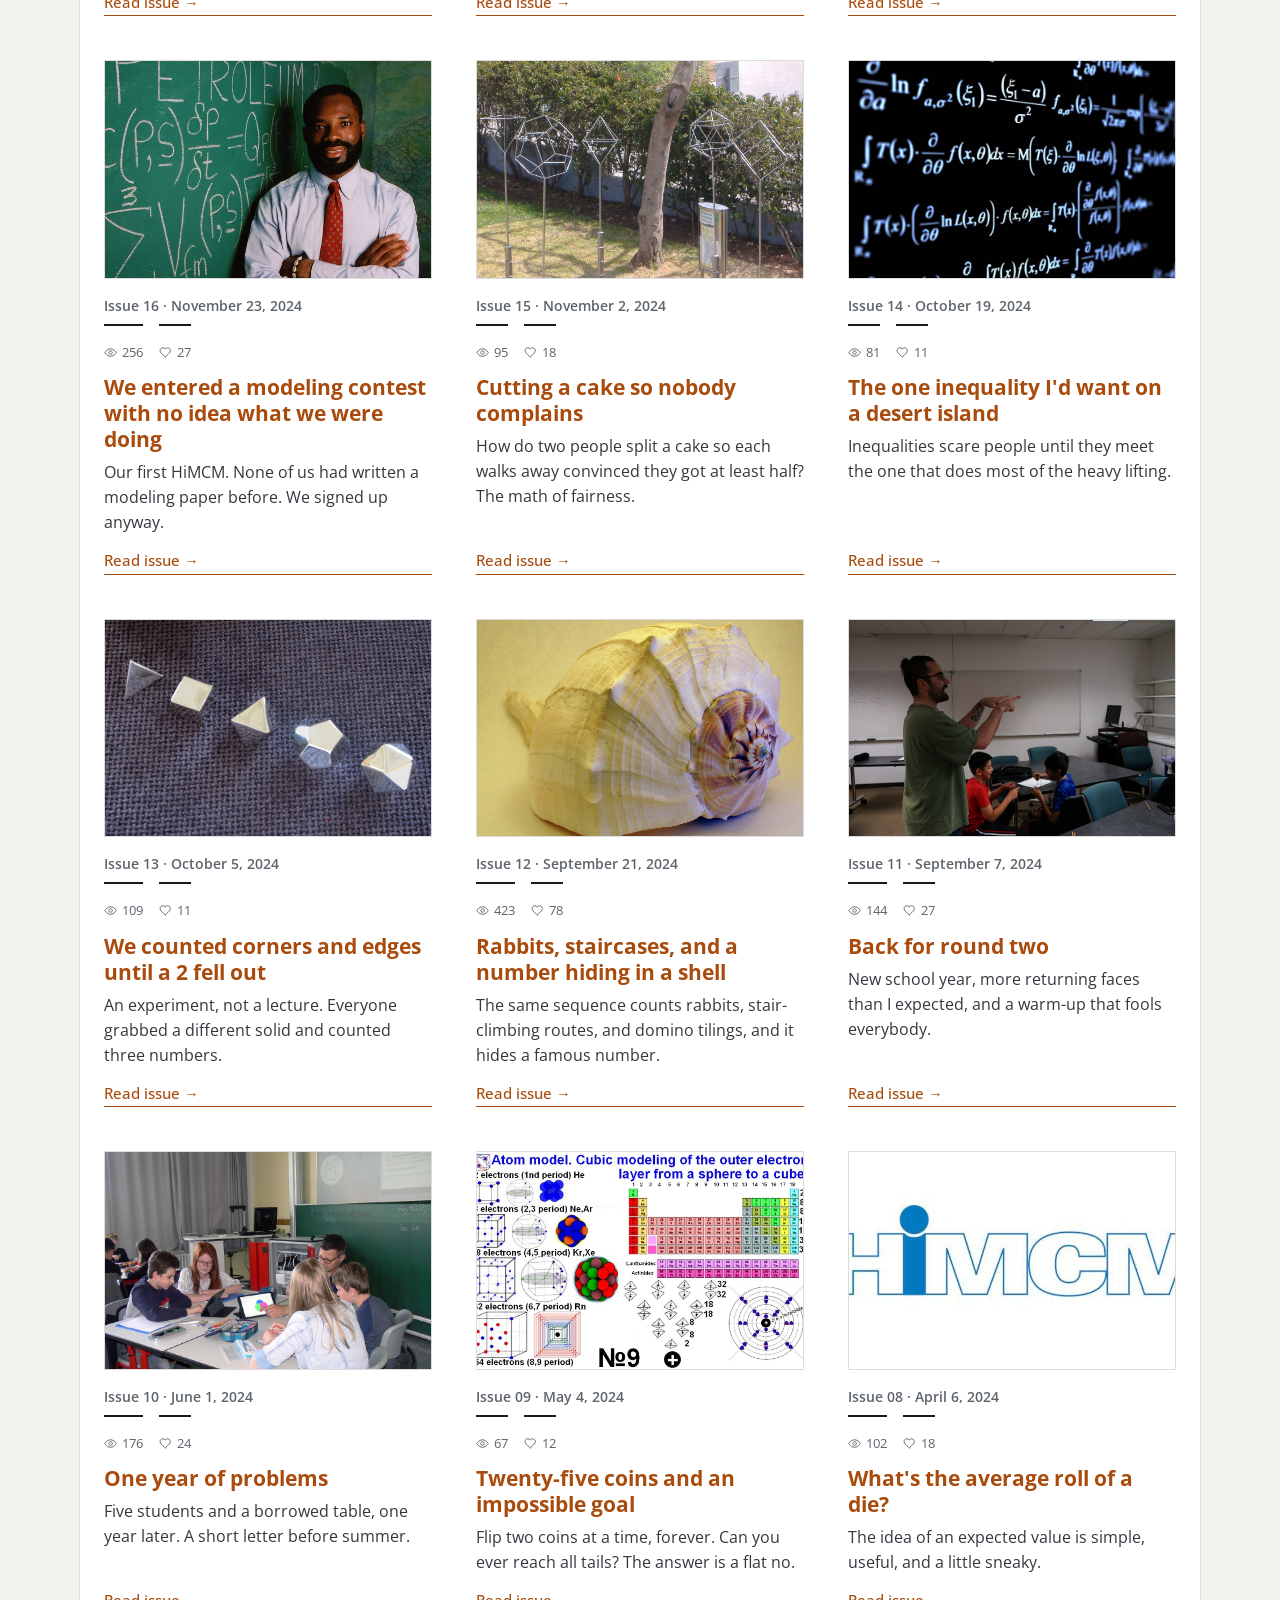
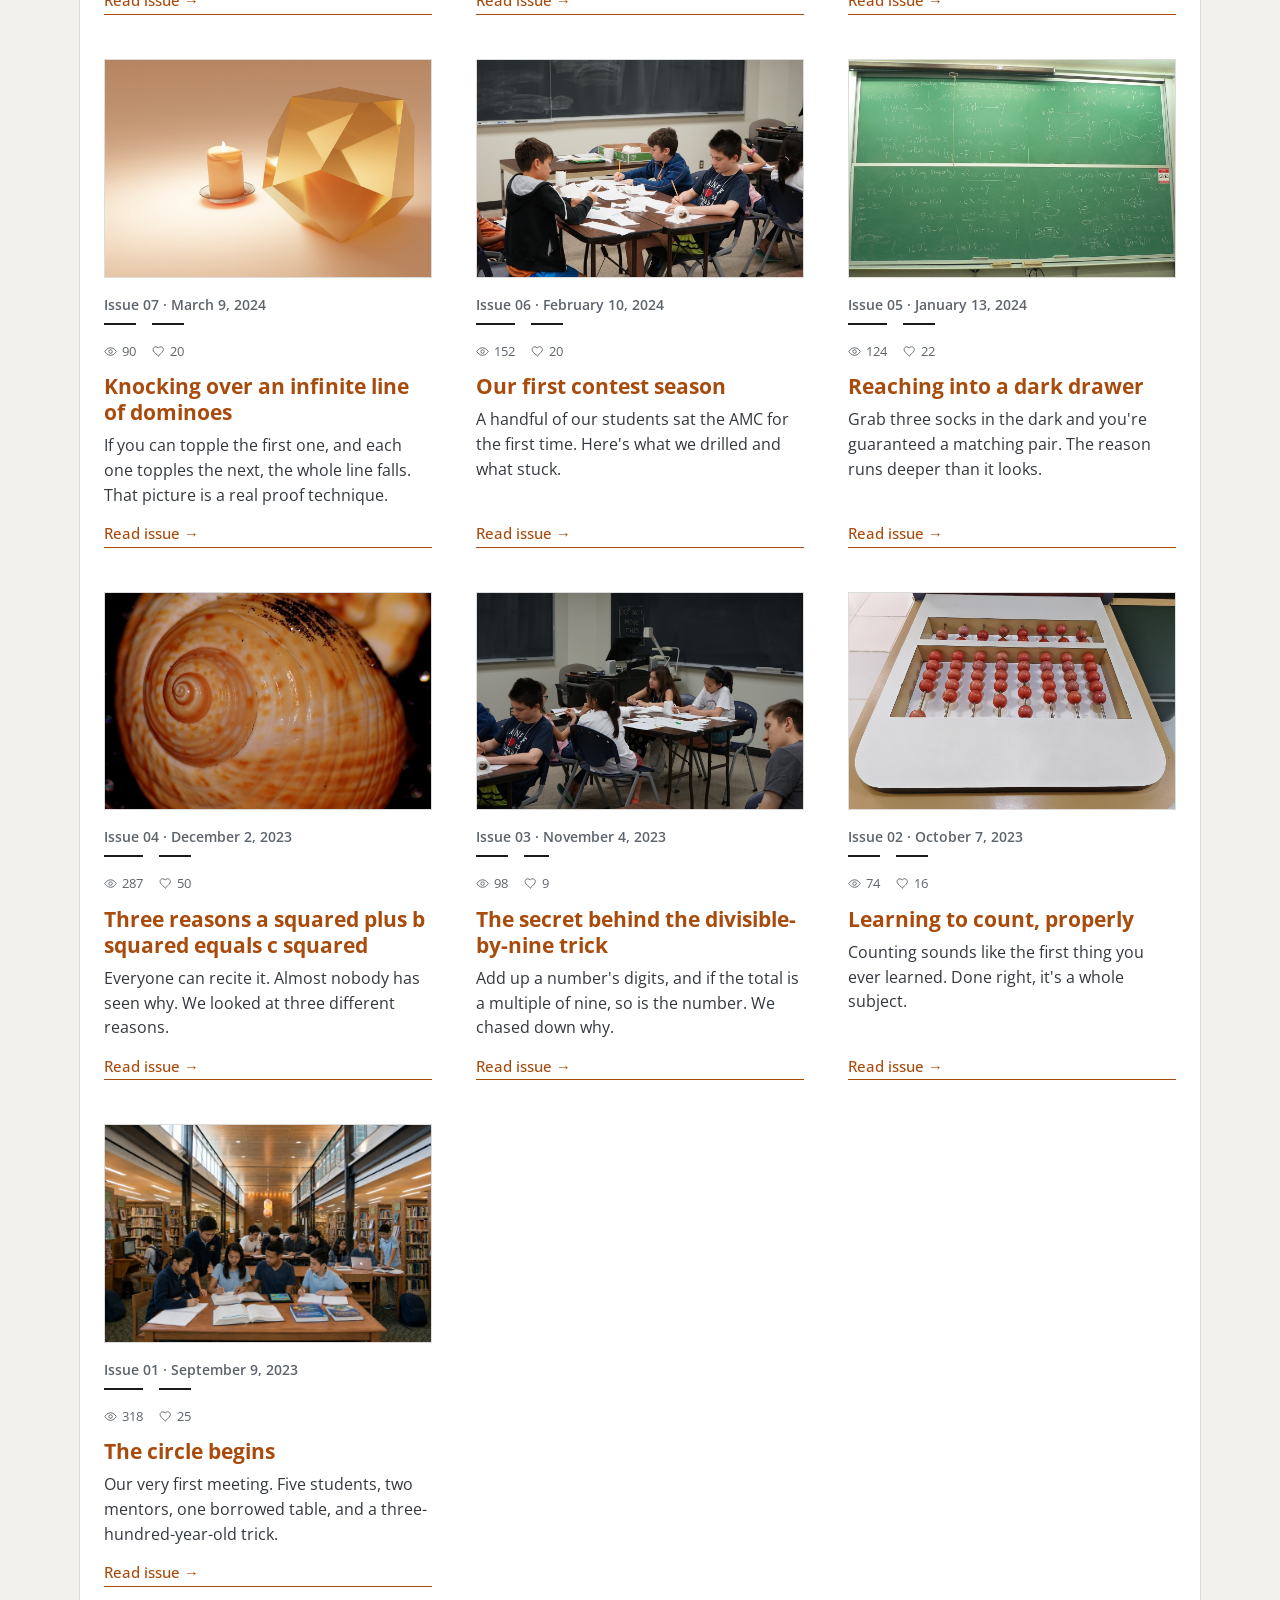
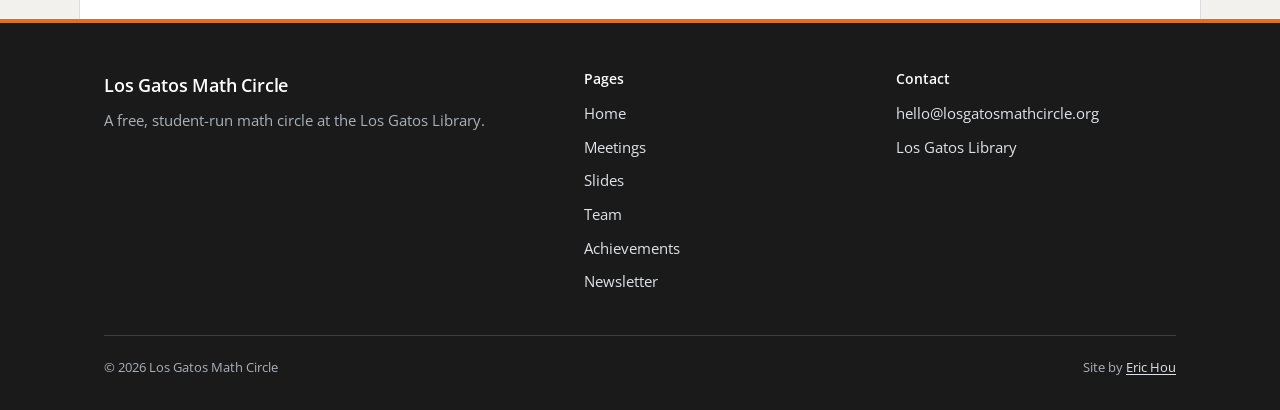
<file: newsletter.html>
<!DOCTYPE html>
<html lang="en">
<head>
  <meta charset="UTF-8" />
  <meta name="viewport" content="width=device-width, initial-scale=1.0" />
  <title>Newsletter · Los Gatos Math Circle</title>
  <meta name="description" content="The Los Gatos Math Circle newsletter: meeting recaps, a monthly problem, HiMCM news, and competition notes. Read past issues and subscribe." />
  <link rel="preconnect" href="https://fonts.googleapis.com" />
  <link rel="preconnect" href="https://fonts.gstatic.com" crossorigin />
  <link href="https://fonts.googleapis.com/css2?family=Open+Sans:ital,wght@0,400;0,600;0,700;1,400&family=Libre+Baskerville:wght@400;700&display=swap" rel="stylesheet" />
  <link rel="icon" href="images/favicon.svg" type="image/svg+xml" />
  <link rel="icon" href="images/favicon-32.png" sizes="32x32" type="image/png" />
  <link rel="apple-touch-icon" href="images/apple-touch-icon.png" />
  <link rel="stylesheet" href="css/styles.css?v=3" />
</head>
<body>
  <header class="site-header">
    <div class="masthead">
      <div class="container masthead__inner">
        <a class="masthead__brand" href="index.html">
          <img class="masthead__logo" src="images/logo.svg" alt="Los Gatos Math Circle logo: a seated cat with Pascal's triangle mod 2 on its chest" width="59" height="92" />
          <span class="masthead__text">
            <span class="masthead__name">Los Gatos</span>
            <span class="masthead__name2">Math Circle</span>
          </span>
          <span class="masthead__sub">Saturday mornings at the Los Gatos Library<br />Grades 6&ndash;12 &middot; Free</span>
        </a>
      </div>
    </div>
    <div class="navbar">
      <div class="container nav">
        <span class="brand navbar__label">Menu</span>
      <nav aria-label="Primary">
        <button class="nav__toggle" aria-label="Toggle menu" aria-expanded="false" aria-controls="menu">
          <span></span><span></span><span></span>
        </button>
        <ul class="nav__links" id="menu">
          <li><a href="index.html">Home</a></li>
          <li><a href="meetings.html">Meetings</a></li>
          <li><a href="presentations.html">Slides</a></li>
          <li><a href="team.html">Team</a></li>
          <li><a href="achievements.html">Achievements</a></li>
          <li><a href="newsletter.html" class="is-active">Newsletter</a></li>
        </ul>
      </nav>
      </div>
    </div>
  </header>

  <main>
    <section class="page-intro">
      <div class="container">
        <h1>Newsletter</h1>
        <p>Each issue recaps a recent meeting and ends with a problem you can try at home.</p>
      </div>
    </section>

    <!-- Subscribe -->
    <section class="section" id="signup" style="padding-bottom:0;">
      <div class="container">
        <div class="signup">
          <div class="signup__grid">
            <div>
              <h2 style="margin-bottom:0.4rem;">Subscribe</h2>
              <p>Enter your email to get new issues when they come out.</p>
            </div>
            <div>
              <form data-confirm novalidate>
                <label for="email" class="eyebrow" style="margin-bottom:0.5rem;">Email address</label>
                <input id="email" type="email" name="email" required placeholder="you@example.com" autocomplete="email" />
                <button class="btn btn--solid" type="submit">Subscribe</button>
              </form>
              <p class="signup__ok">Thanks, you're on the list.</p>
            </div>
          </div>
        </div>
      </div>
    </section>

    <!-- Archive -->
    <section class="section">
      <div class="container">
        <div class="measure" style="margin-bottom:2.5rem;">
          <h2 class="mb-0">Past issues</h2>
        </div>
        <div class="issue-grid" data-issue-grid>
          <noscript>
            <p>Please enable JavaScript to view the archive, or
              <a href="index.html">return home</a>.</p>
          </noscript>
        </div>
      </div>
    </section>
  </main>

  <footer class="site-footer">
    <div class="container">
      <div class="footer-grid">
        <div>
          <a class="brand" href="index.html">
            <img class="brand__mark" src="images/logo.png" alt="Los Gatos Math Circle logo" width="26" height="26" />
            <span>Los Gatos Math Circle</span>
          </a>
          <p>A free, student-run math circle at the Los Gatos Library.</p>
        </div>
        <div>
          <h4>Pages</h4>
          <ul class="footer-links">
            <li><a href="index.html">Home</a></li>
            <li><a href="meetings.html">Meetings</a></li>
            <li><a href="presentations.html">Slides</a></li>
            <li><a href="team.html">Team</a></li>
            <li><a href="achievements.html">Achievements</a></li>
            <li><a href="newsletter.html">Newsletter</a></li>
          </ul>
        </div>
        <div>
          <h4>Contact</h4>
          <ul class="footer-links">
            <li><a href="mailto:hello@losgatosmathcircle.org">hello@losgatosmathcircle.org</a></li>
            <li><a href="meetings.html">Los Gatos Library</a></li>
          </ul>
        </div>
      </div>
      <div class="footer-bottom">
        <span>© <span data-year>2026</span> Los Gatos Math Circle</span>
        <span>Site by <a href="https://www.ehou.me">Eric Hou</a></span>
      </div>
    </div>
  </footer>

  <script src="js/issues.js"></script>
  <script src="js/main.js"></script>
</body>
</html>
</file>
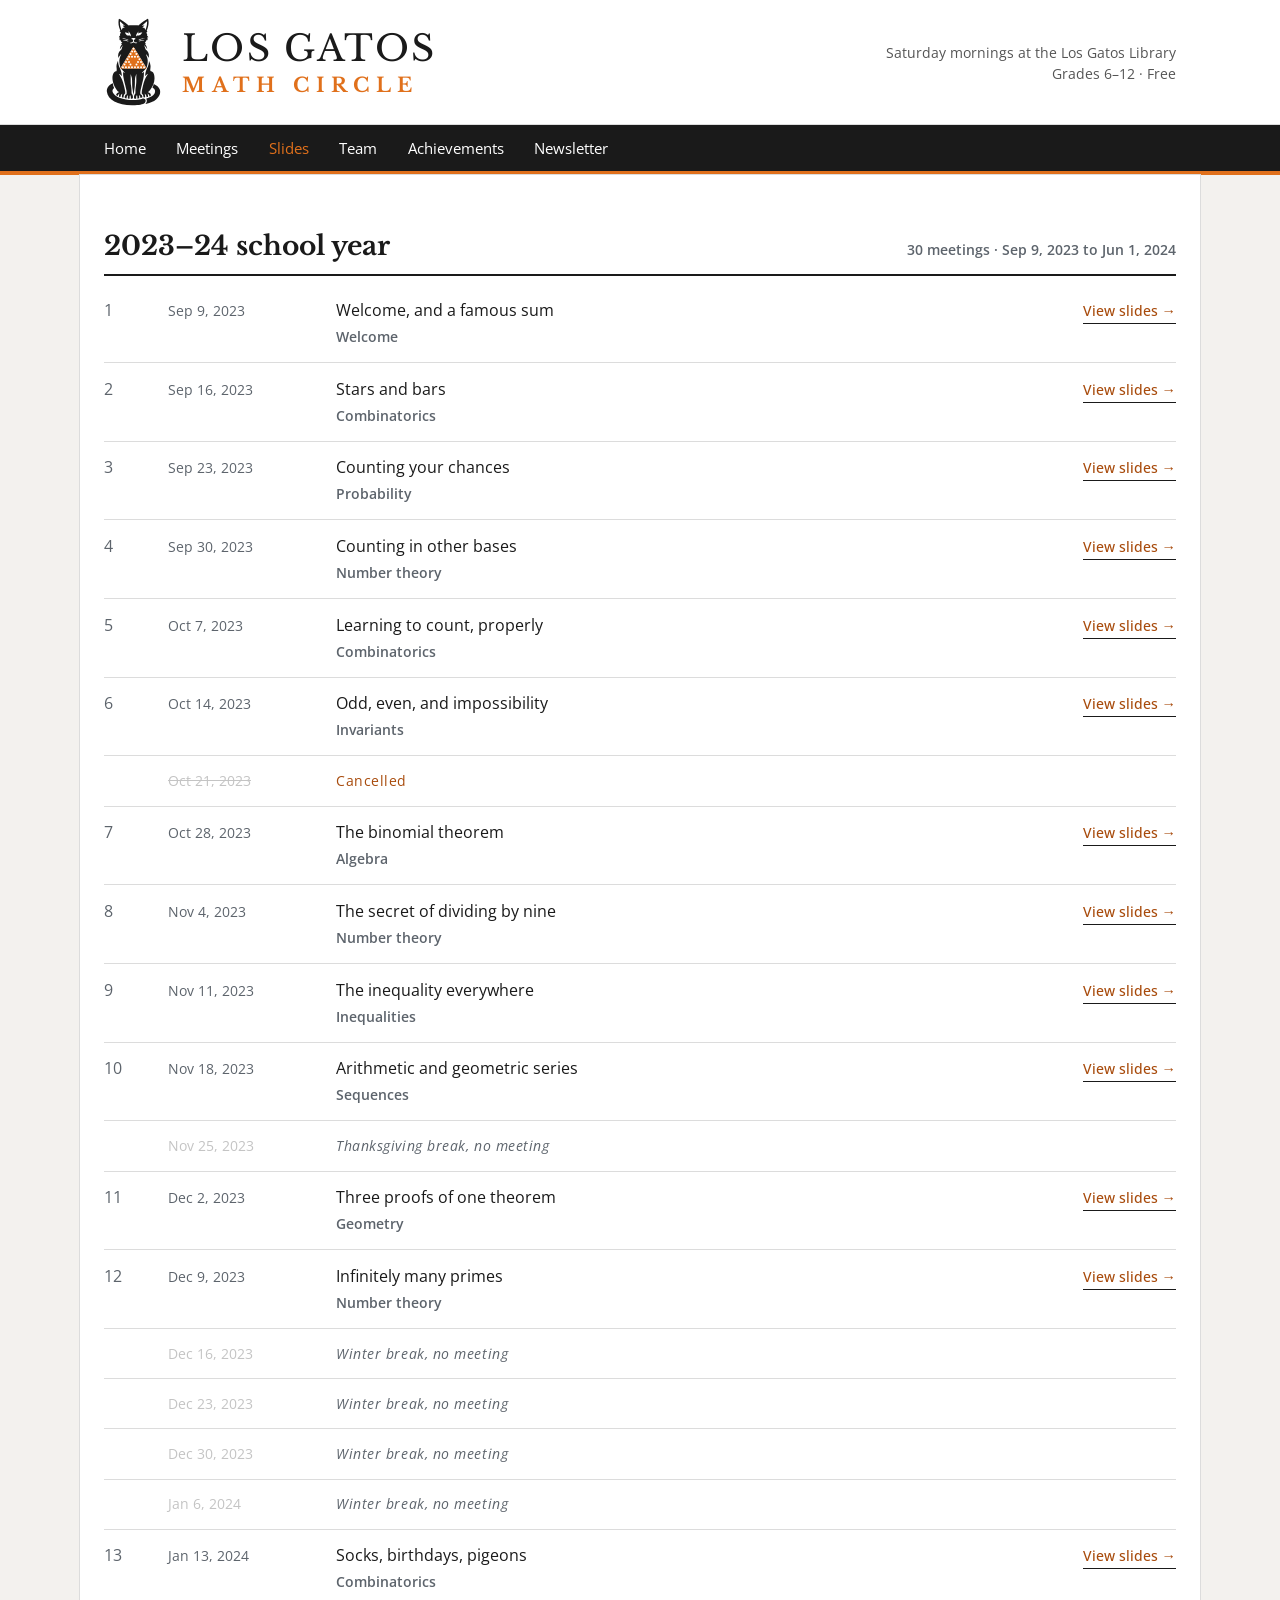
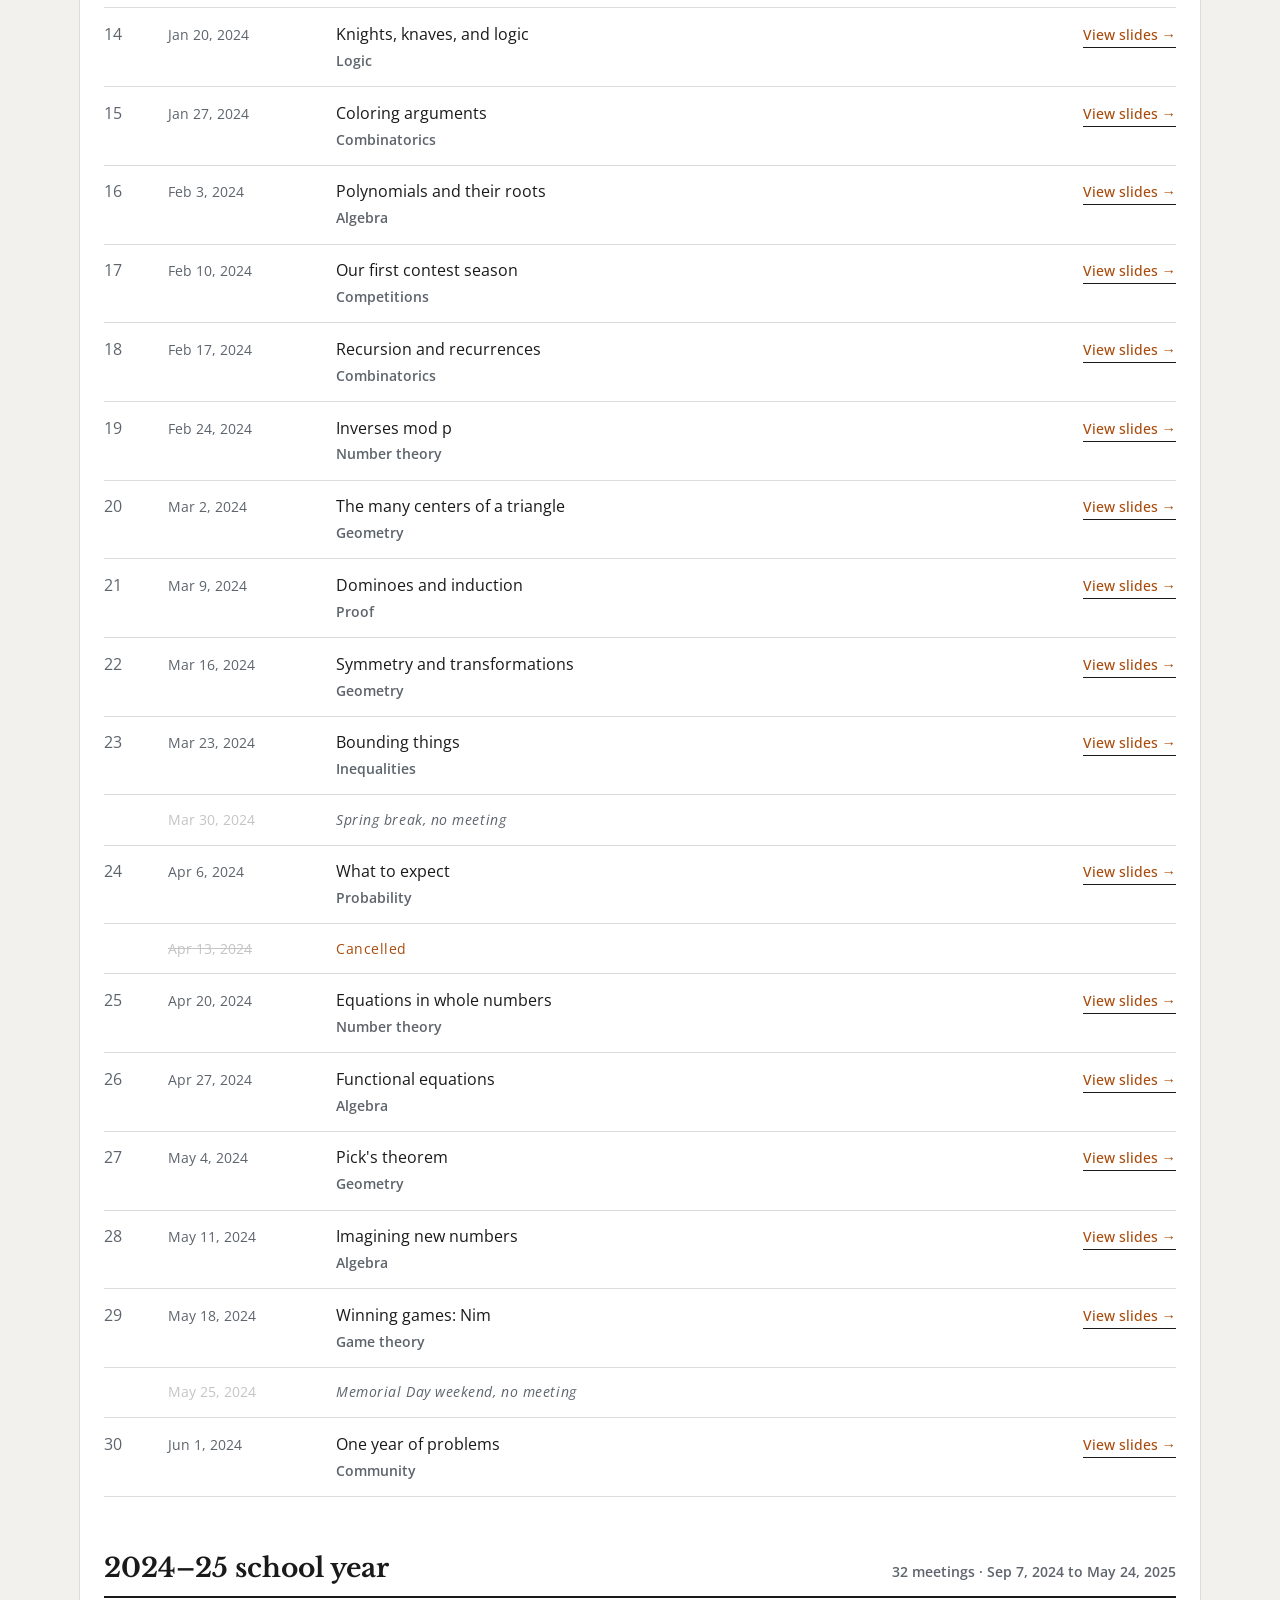
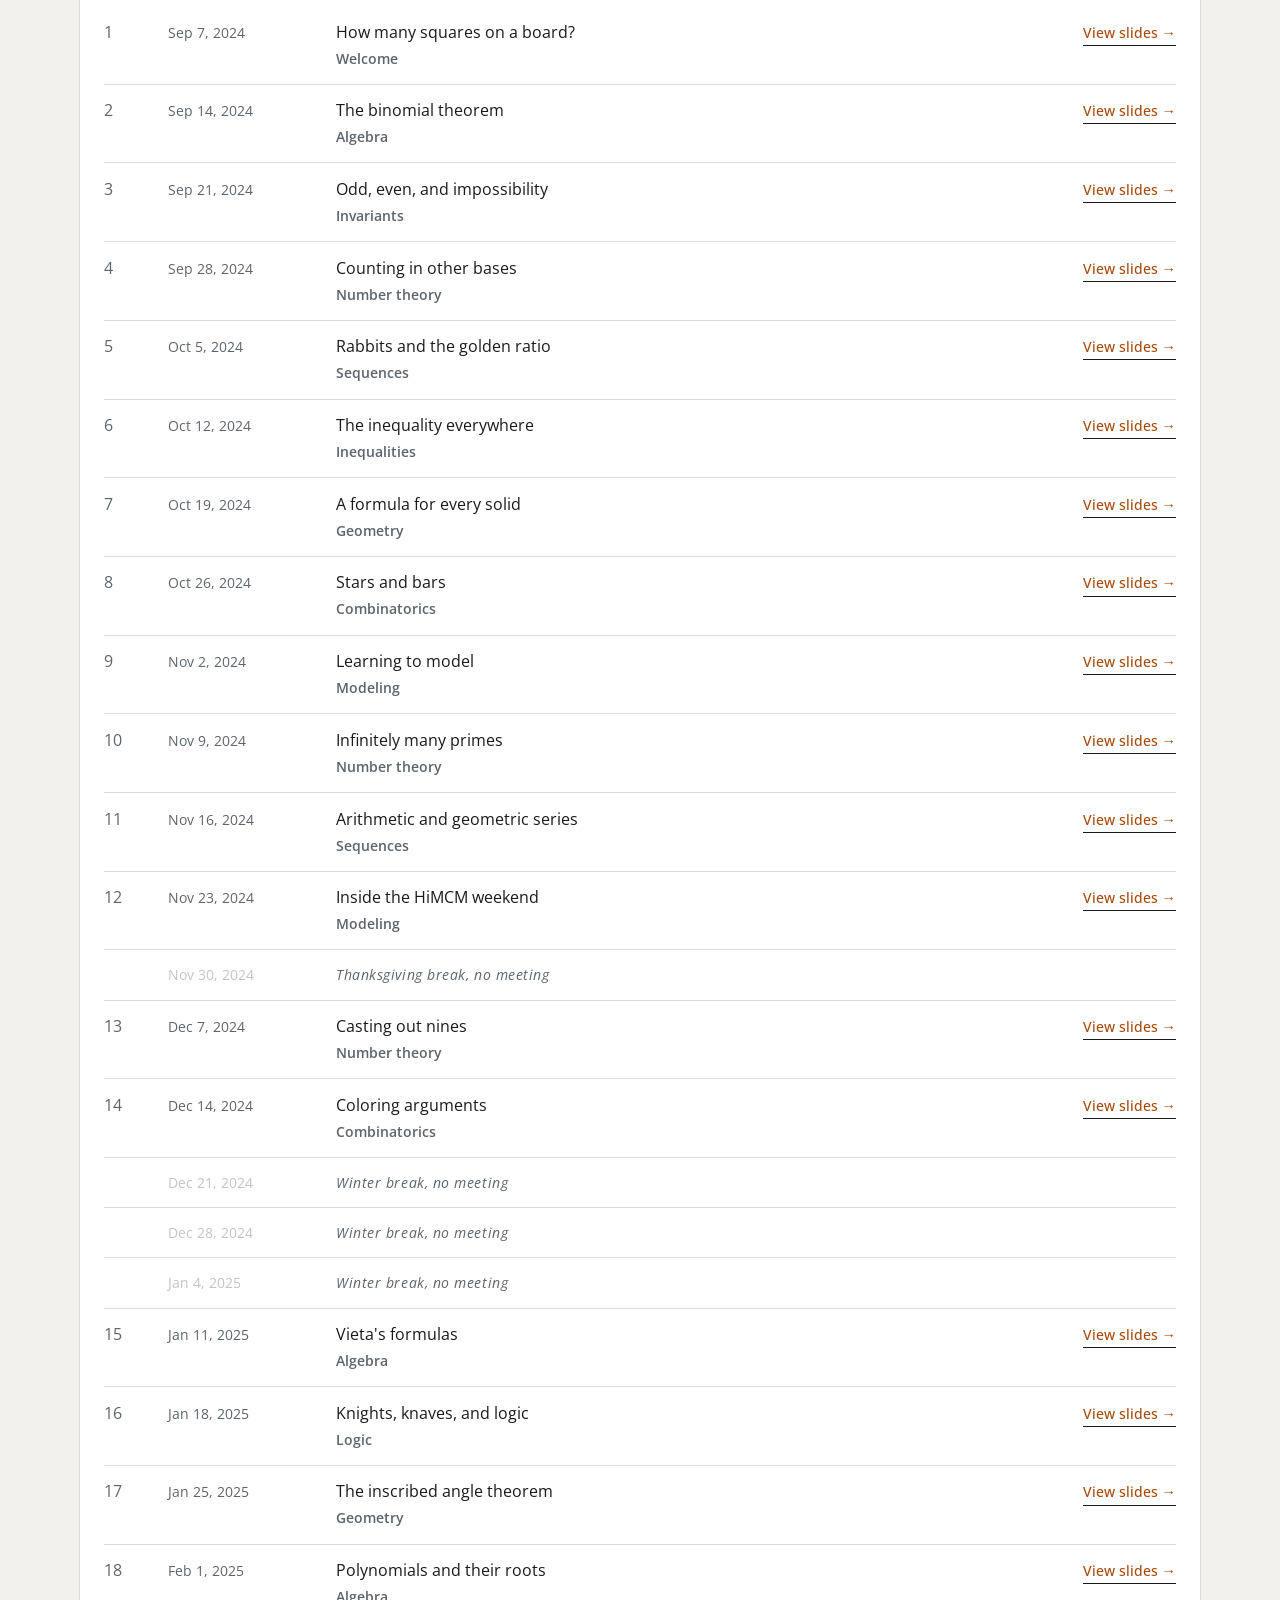
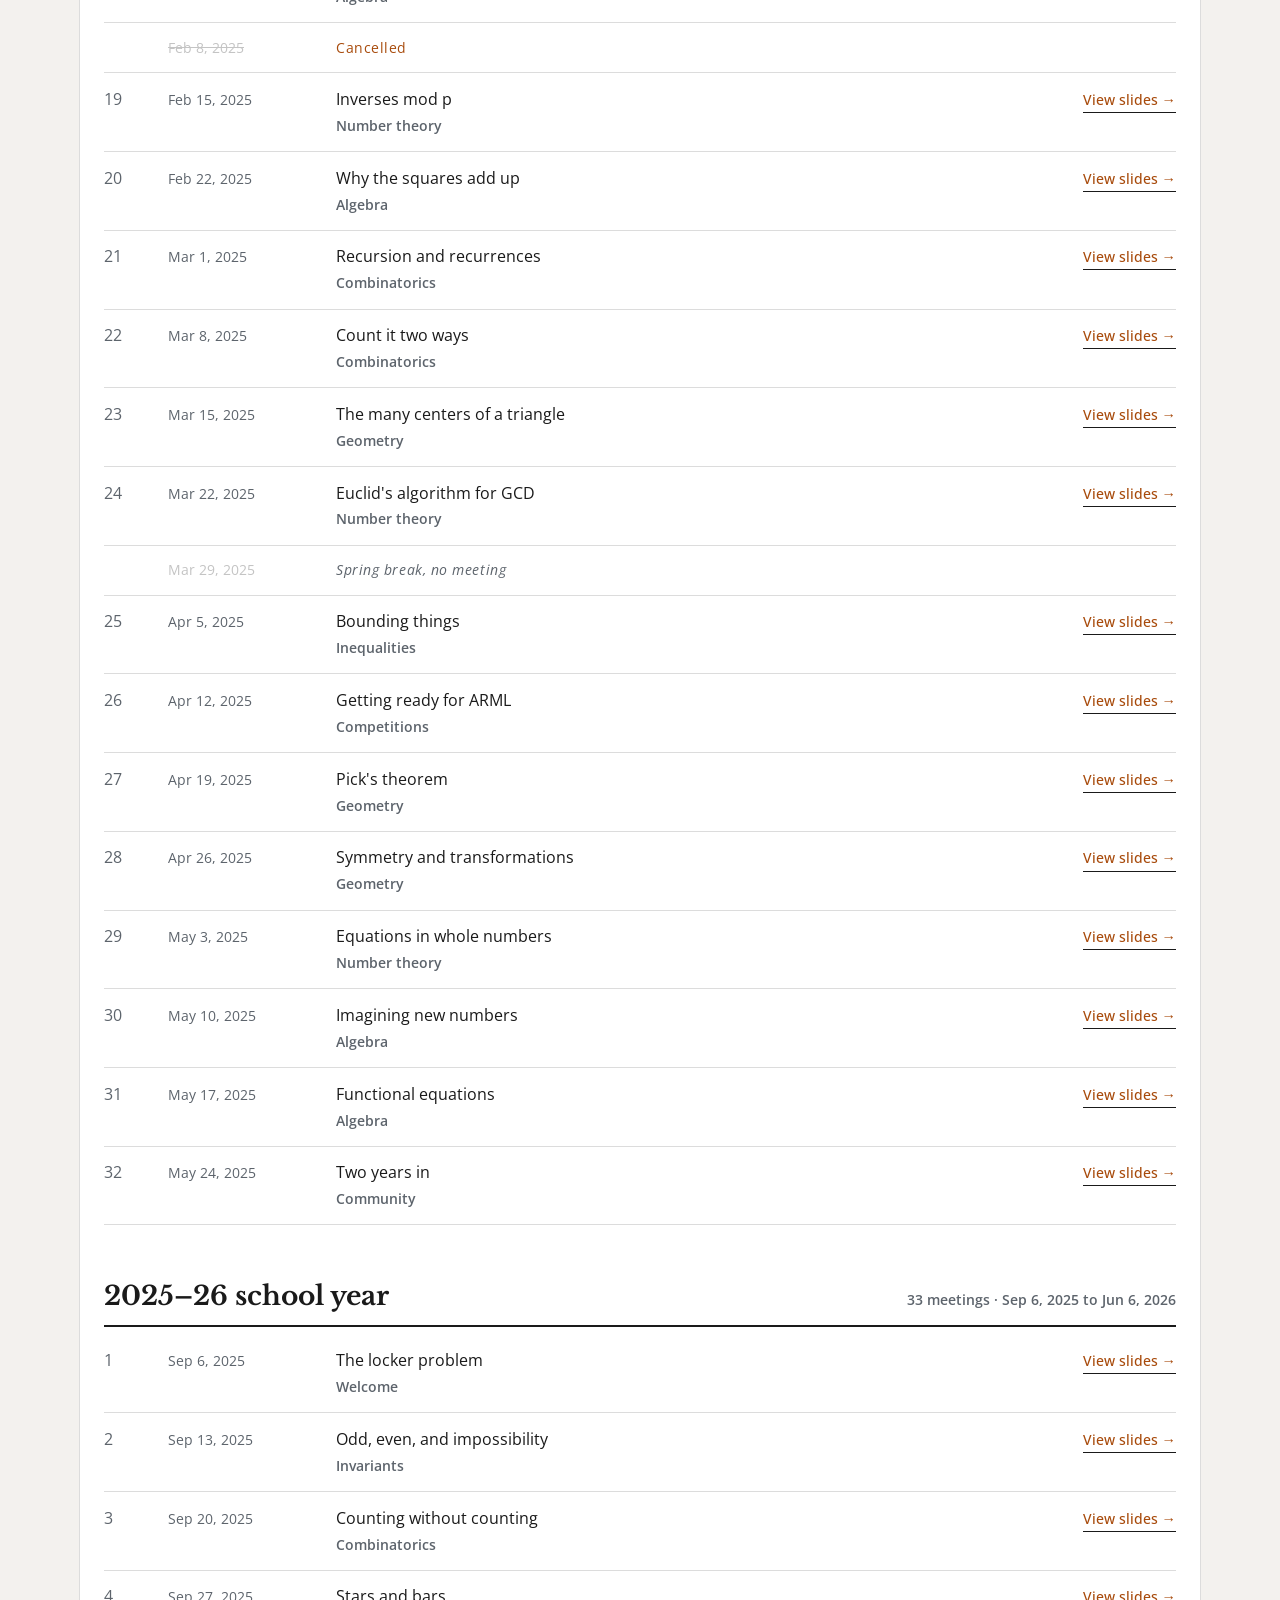
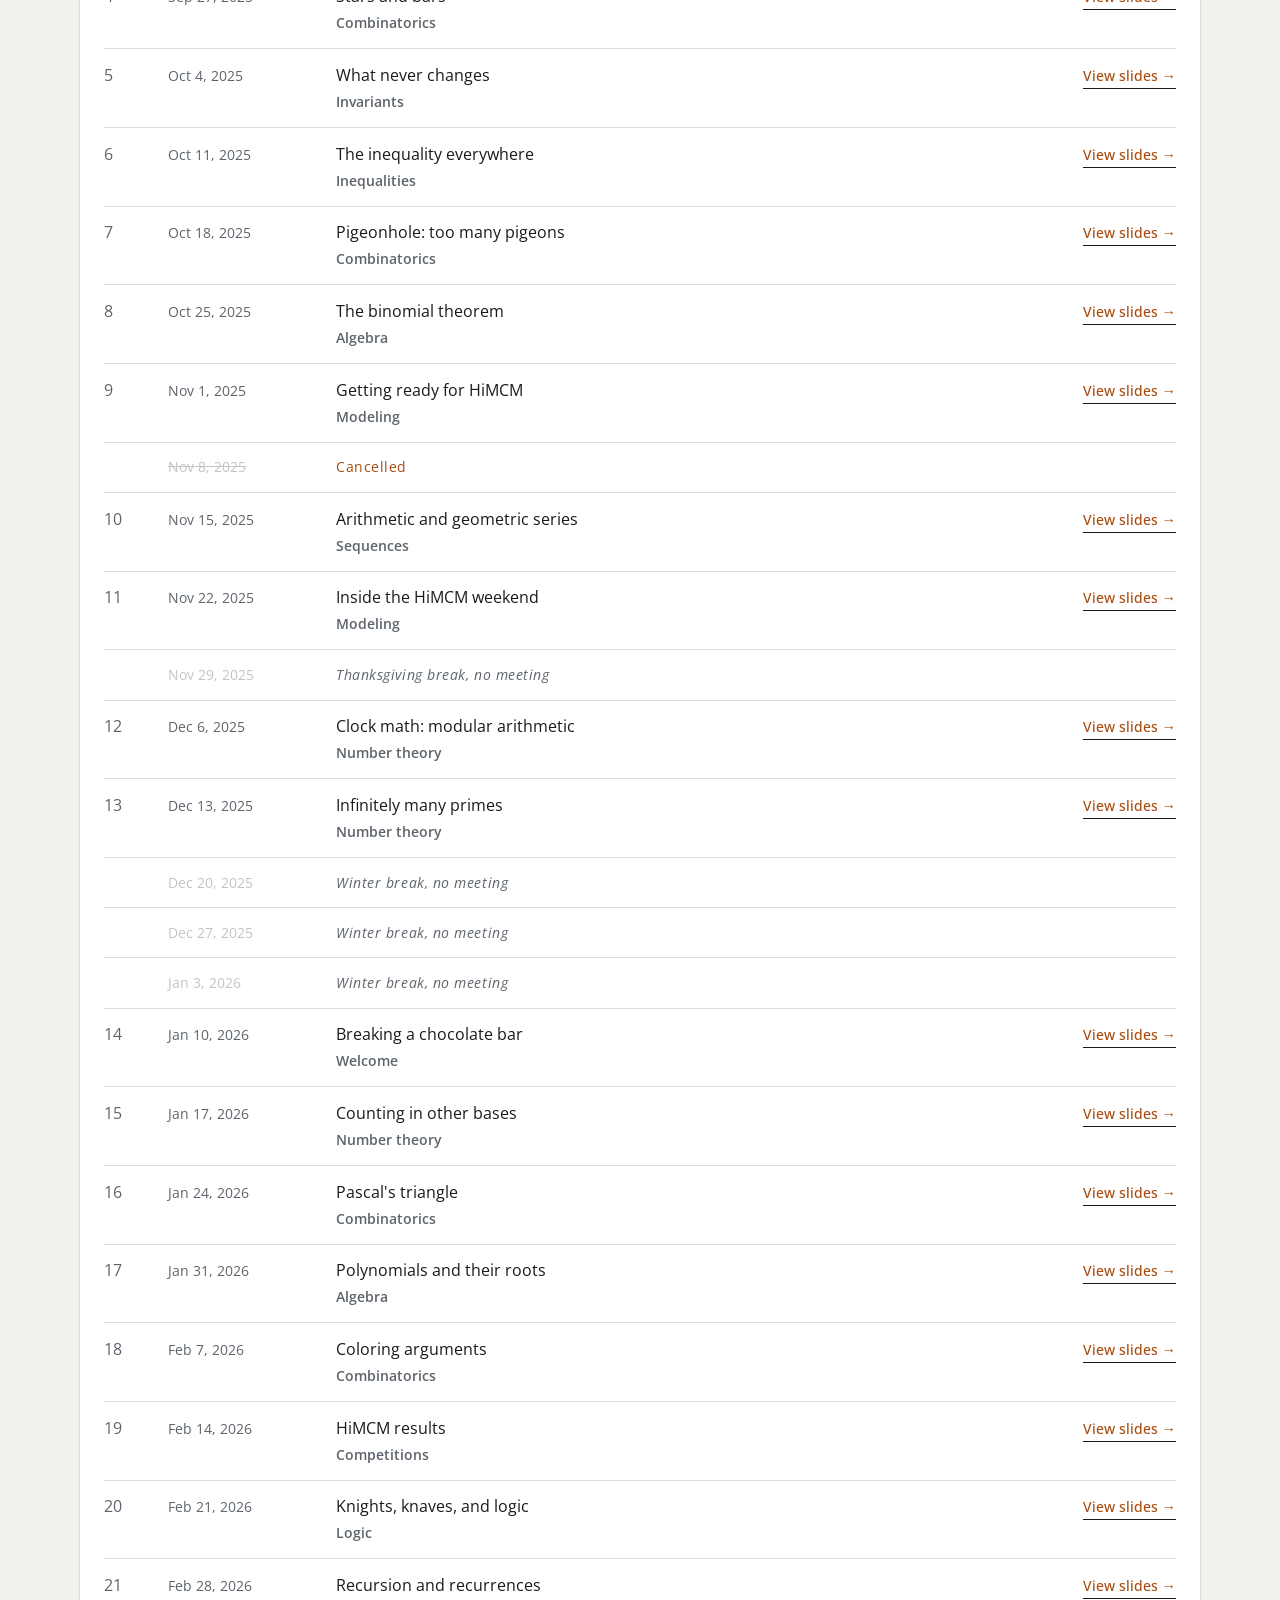
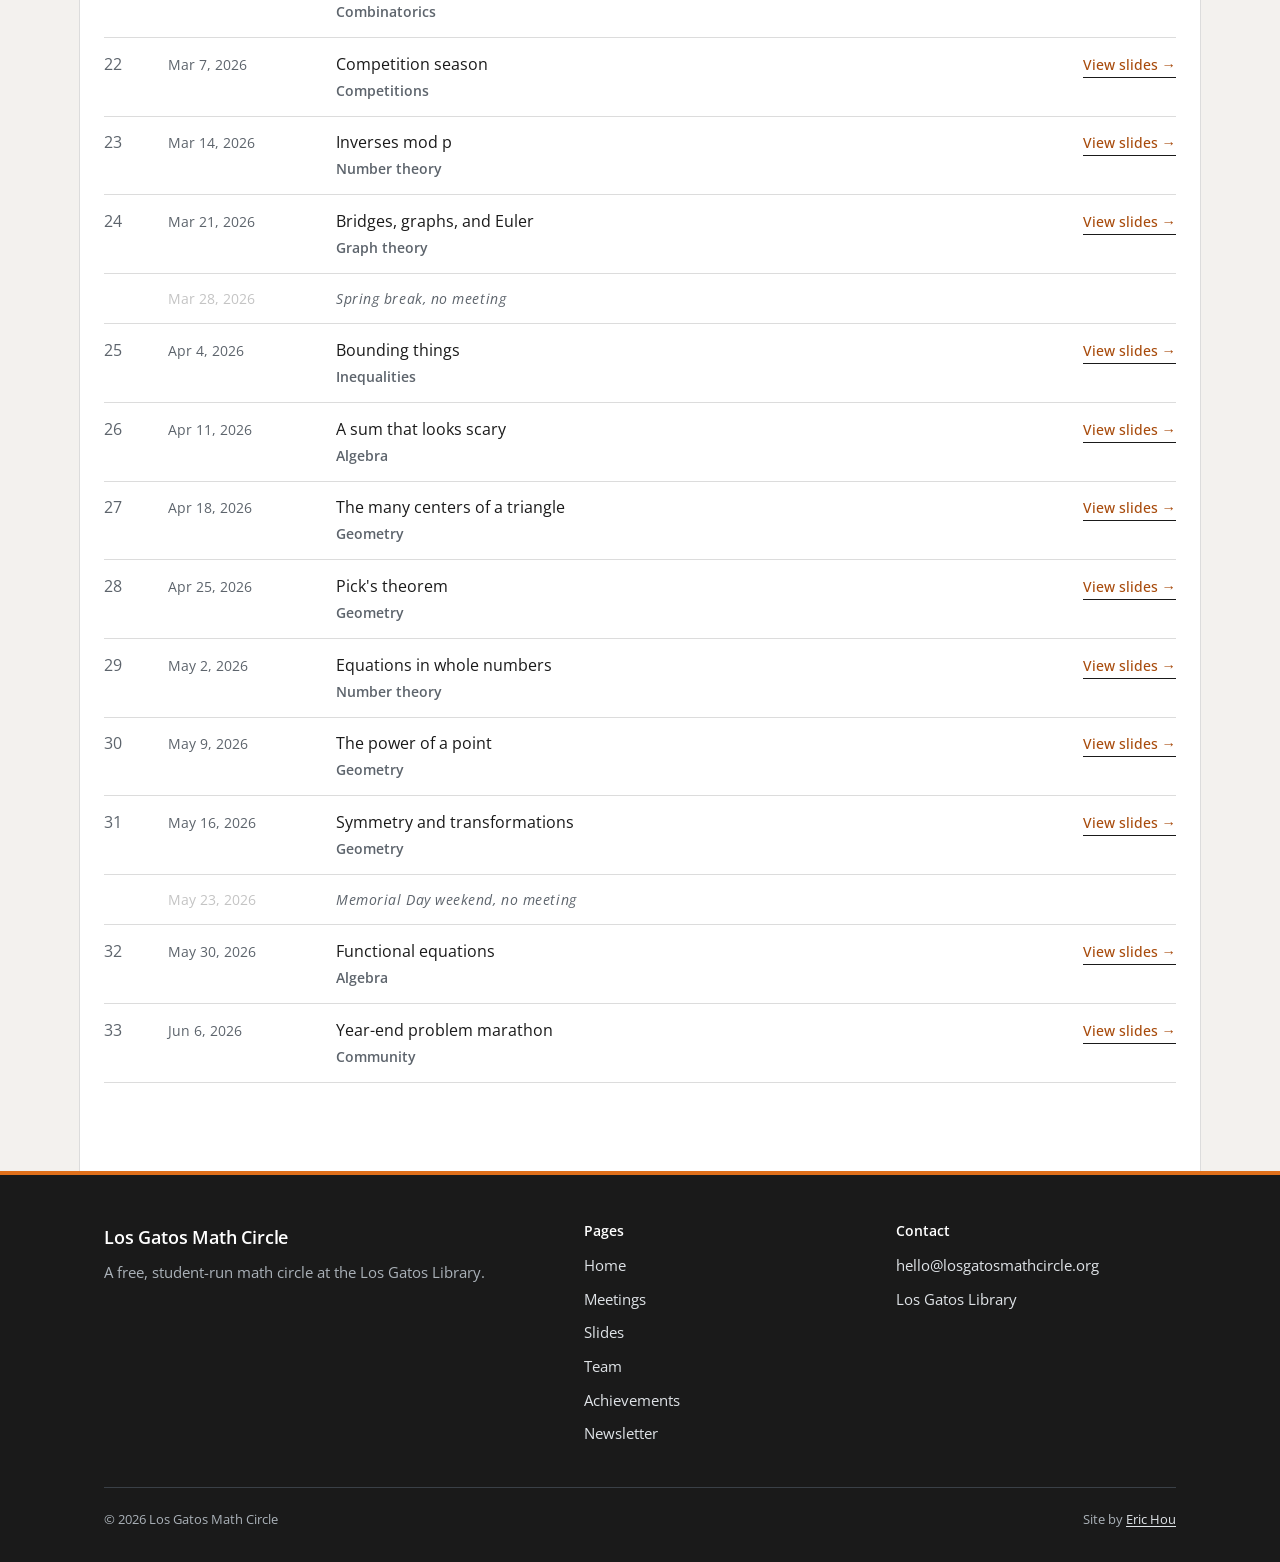
<file: presentations.html>
<!DOCTYPE html>
<html lang="en">
<head>
  <meta charset="UTF-8" />
  <meta name="viewport" content="width=device-width, initial-scale=1.0" />
  <title>Slides · Los Gatos Math Circle</title>
  <meta name="description" content="Slide presentations for every Los Gatos Math Circle meeting since 2023, organized by school year, with the exact Saturday schedule and breaks." />
  <link rel="preconnect" href="https://fonts.googleapis.com" />
  <link rel="preconnect" href="https://fonts.gstatic.com" crossorigin />
  <link href="https://fonts.googleapis.com/css2?family=Open+Sans:ital,wght@0,400;0,600;0,700;1,400&family=Libre+Baskerville:wght@400;700&display=swap" rel="stylesheet" />
  <link rel="icon" href="images/favicon.svg" type="image/svg+xml" />
  <link rel="icon" href="images/favicon-32.png" sizes="32x32" type="image/png" />
  <link rel="apple-touch-icon" href="images/apple-touch-icon.png" />
  <link rel="stylesheet" href="css/styles.css?v=3" />
</head>
<body>
  <header class="site-header">
    <div class="masthead">
      <div class="container masthead__inner">
        <a class="masthead__brand" href="index.html">
          <img class="masthead__logo" src="images/logo.svg" alt="Los Gatos Math Circle logo: a seated cat with Pascal's triangle mod 2 on its chest" width="59" height="92" />
          <span class="masthead__text">
            <span class="masthead__name">Los Gatos</span>
            <span class="masthead__name2">Math Circle</span>
          </span>
          <span class="masthead__sub">Saturday mornings at the Los Gatos Library<br />Grades 6&ndash;12 &middot; Free</span>
        </a>
      </div>
    </div>
    <div class="navbar">
      <div class="container nav">
        <span class="brand navbar__label">Menu</span>
      <nav aria-label="Primary">
        <button class="nav__toggle" aria-label="Toggle menu" aria-expanded="false" aria-controls="menu">
          <span></span><span></span><span></span>
        </button>
        <ul class="nav__links" id="menu">
          <li><a href="index.html">Home</a></li>
          <li><a href="meetings.html">Meetings</a></li>
          <li><a href="presentations.html" class="is-active">Slides</a></li>
          <li><a href="team.html">Team</a></li>
          <li><a href="achievements.html">Achievements</a></li>
          <li><a href="newsletter.html">Newsletter</a></li>
        </ul>
      </nav>
      </div>
    </div>
  </header>

  <main>
    <section class="section" style="padding-top:clamp(2rem,5vw,3.5rem);">
      <div class="container">
        <div data-schedule>
          <noscript>
            <p>Please enable JavaScript to view the meeting schedule and slides, or
              <a href="index.html">return home</a>.</p>
          </noscript>
        </div>
      </div>
    </section>
  </main>

  <footer class="site-footer">
    <div class="container">
      <div class="footer-grid">
        <div>
          <a class="brand" href="index.html">
            <img class="brand__mark" src="images/logo.png" alt="Los Gatos Math Circle logo" width="26" height="26" />
            <span>Los Gatos Math Circle</span>
          </a>
          <p>A free, student-run math circle at the Los Gatos Library.</p>
        </div>
        <div>
          <h4>Pages</h4>
          <ul class="footer-links">
            <li><a href="index.html">Home</a></li>
            <li><a href="meetings.html">Meetings</a></li>
            <li><a href="presentations.html">Slides</a></li>
            <li><a href="team.html">Team</a></li>
            <li><a href="achievements.html">Achievements</a></li>
            <li><a href="newsletter.html">Newsletter</a></li>
          </ul>
        </div>
        <div>
          <h4>Contact</h4>
          <ul class="footer-links">
            <li><a href="mailto:hello@losgatosmathcircle.org">hello@losgatosmathcircle.org</a></li>
            <li><a href="meetings.html">Los Gatos Library</a></li>
          </ul>
        </div>
      </div>
      <div class="footer-bottom">
        <span>© <span data-year>2026</span> Los Gatos Math Circle</span>
        <span>Site by <a href="https://www.ehou.me">Eric Hou</a></span>
      </div>
    </div>
  </footer>

  <script src="js/meetings.js?v=3"></script>
  <script src="js/main.js"></script>
  <script src="js/slides.js?v=2"></script>
</body>
</html>
</file>
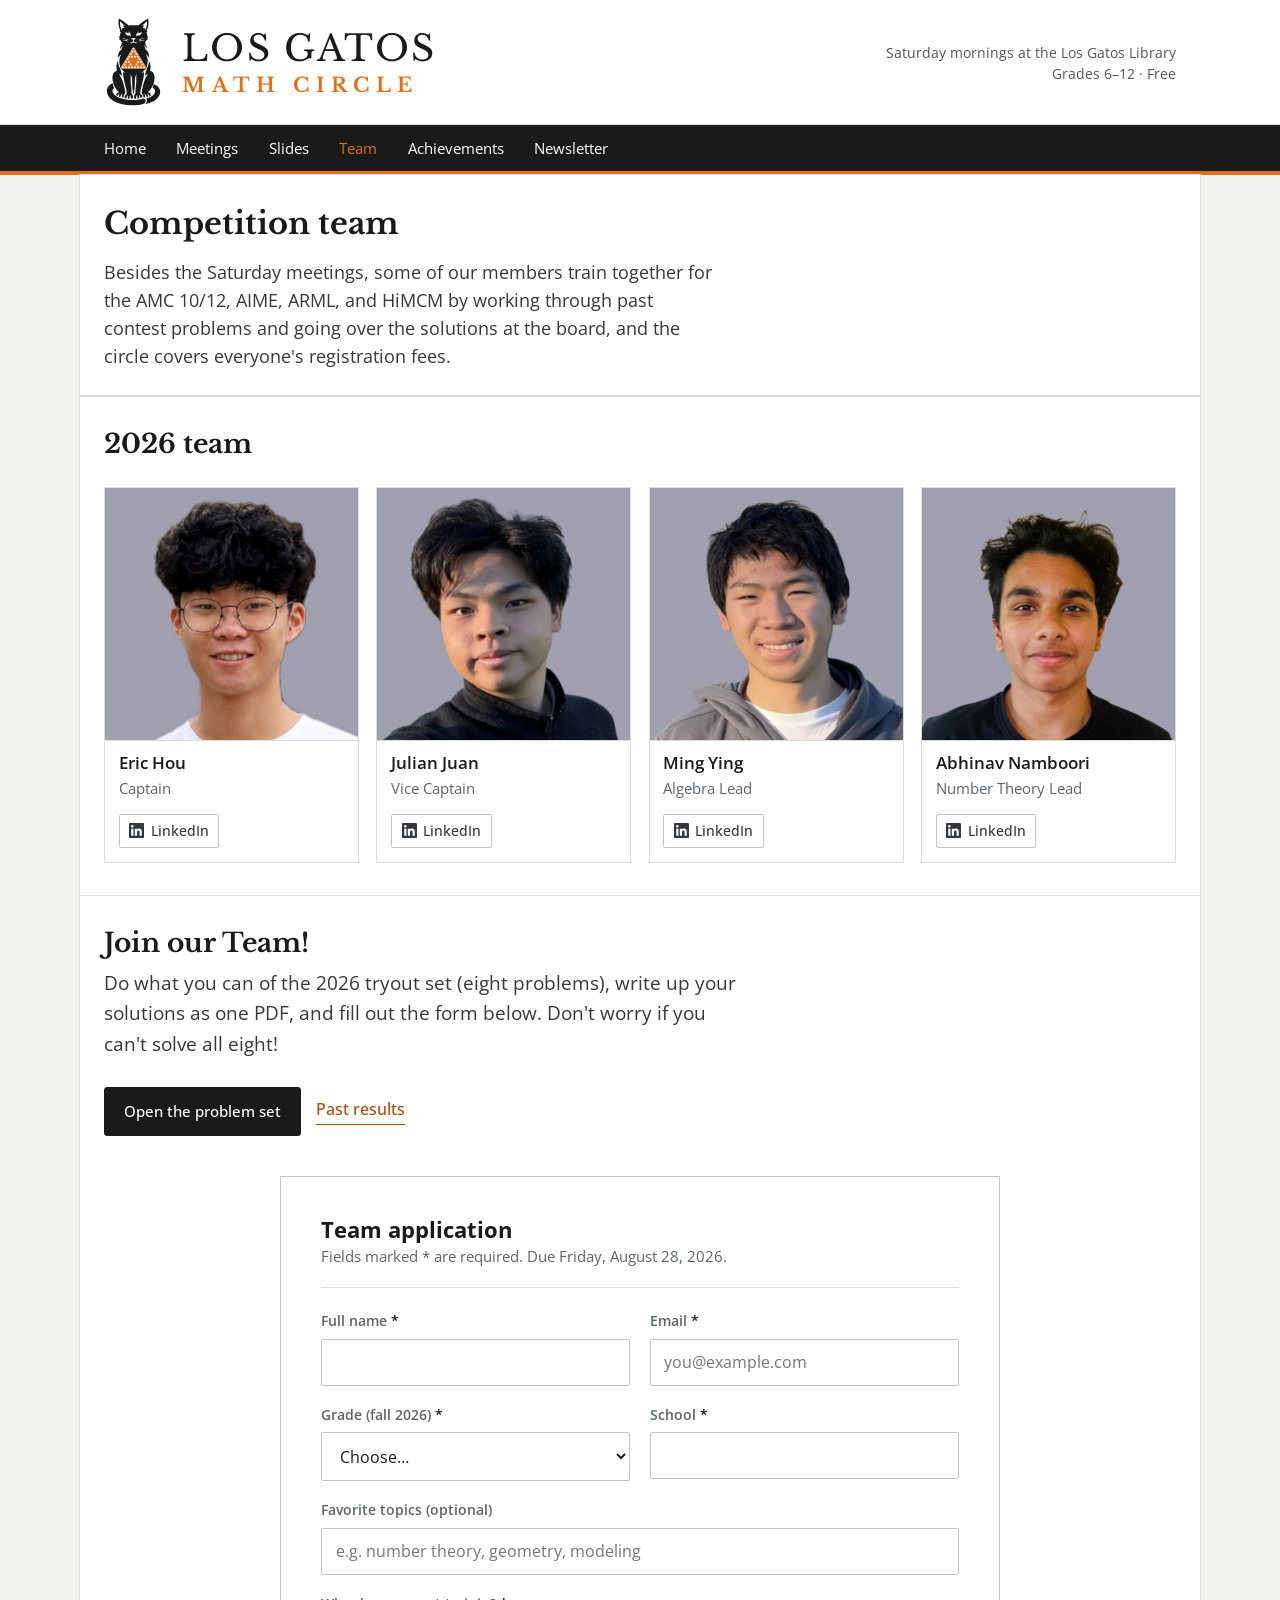
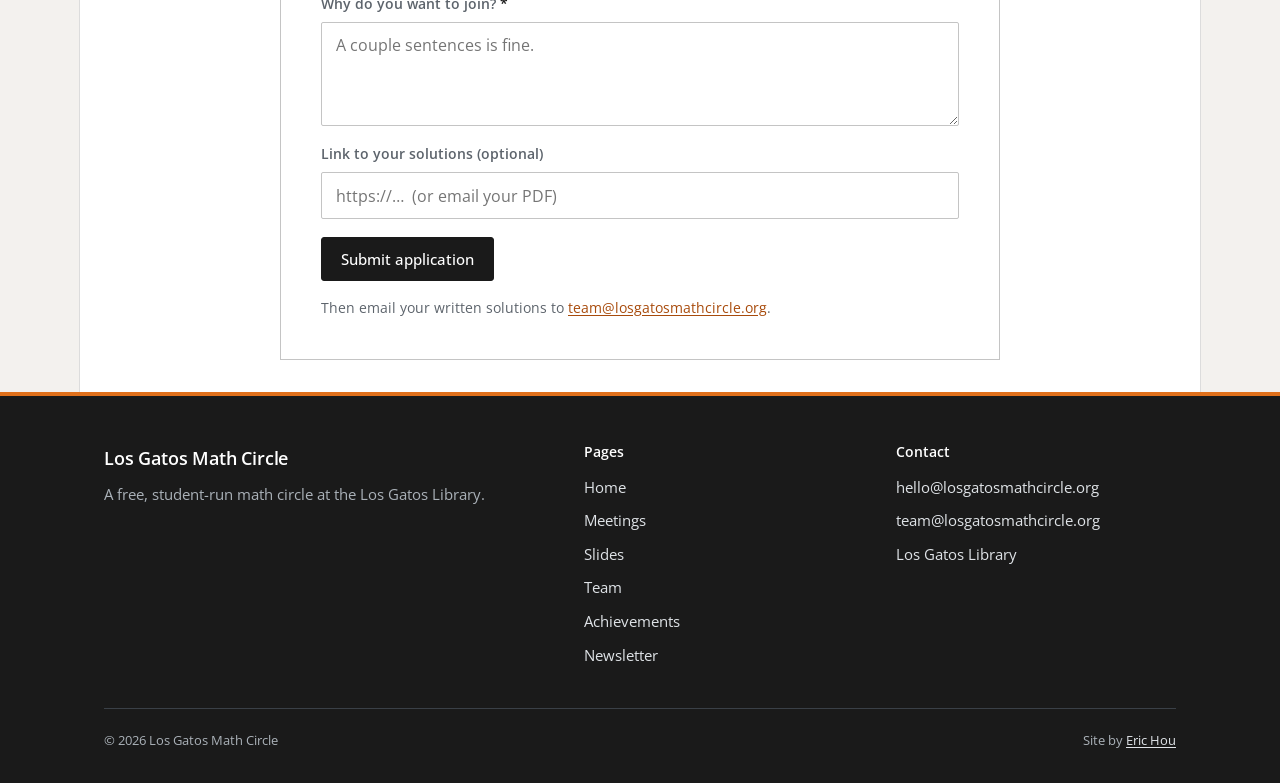
<file: team.html>
<!DOCTYPE html>
<html lang="en">
<head>
  <meta charset="UTF-8" />
  <meta name="viewport" content="width=device-width, initial-scale=1.0" />
  <title>Team · Los Gatos Math Circle</title>
  <meta name="description" content="The Los Gatos Math Circle competition team: who we are, what we do, and how to apply for the 2026 team by working through the tryout problem set." />
  <link rel="preconnect" href="https://fonts.googleapis.com" />
  <link rel="preconnect" href="https://fonts.gstatic.com" crossorigin />
  <link href="https://fonts.googleapis.com/css2?family=Open+Sans:ital,wght@0,400;0,600;0,700;1,400&family=Libre+Baskerville:wght@400;700&display=swap" rel="stylesheet" />
  <link rel="icon" href="images/favicon.svg" type="image/svg+xml" />
  <link rel="icon" href="images/favicon-32.png" sizes="32x32" type="image/png" />
  <link rel="apple-touch-icon" href="images/apple-touch-icon.png" />
  <link rel="stylesheet" href="css/styles.css?v=3" />
</head>
<body>
  <header class="site-header">
    <div class="masthead">
      <div class="container masthead__inner">
        <a class="masthead__brand" href="index.html">
          <img class="masthead__logo" src="images/logo.svg" alt="Los Gatos Math Circle logo: a seated cat with Pascal's triangle mod 2 on its chest" width="59" height="92" />
          <span class="masthead__text">
            <span class="masthead__name">Los Gatos</span>
            <span class="masthead__name2">Math Circle</span>
          </span>
          <span class="masthead__sub">Saturday mornings at the Los Gatos Library<br />Grades 6&ndash;12 &middot; Free</span>
        </a>
      </div>
    </div>
    <div class="navbar">
      <div class="container nav">
        <span class="brand navbar__label">Menu</span>
      <nav aria-label="Primary">
        <button class="nav__toggle" aria-label="Toggle menu" aria-expanded="false" aria-controls="menu">
          <span></span><span></span><span></span>
        </button>
        <ul class="nav__links" id="menu">
          <li><a href="index.html">Home</a></li>
          <li><a href="meetings.html">Meetings</a></li>
          <li><a href="presentations.html">Slides</a></li>
          <li><a href="team.html" class="is-active">Team</a></li>
          <li><a href="achievements.html">Achievements</a></li>
          <li><a href="newsletter.html">Newsletter</a></li>
        </ul>
      </nav>
      </div>
    </div>
  </header>

  <main>
    <section class="page-intro">
      <div class="container">
        <h1>Competition team</h1>
        <p>Besides the Saturday meetings, some of our members train together for the AMC 10/12, AIME,
          ARML, and HiMCM by working through past contest problems and going over the solutions at
          the board, and the circle covers everyone's registration fees.</p>
      </div>
    </section>

    <!-- Current team -->
    <section class="section section--hairline">
      <div class="container">
        <div class="measure" style="margin-bottom:0.5rem;">
          <h2>2026 team</h2>
        </div>

        <div class="team-grid team-grid--leads">
          <article class="person">
            <div class="person__photo">
              <img src="images/team/eric-hou.jpg" alt="Portrait of Eric Hou" loading="lazy" />
            </div>
            <div class="person__body">
              <h3 class="person__name">Eric Hou</h3>
              <p class="person__meta">Captain</p>
              <div class="person__links">
                <a class="person__linkedin" href="https://www.linkedin.com/in/erichouu/" target="_blank" rel="noopener" aria-label="Eric Hou on LinkedIn">
                  <svg viewBox="0 0 24 24" fill="currentColor" aria-hidden="true"><path d="M20.45 20.45h-3.56v-5.57c0-1.33-.03-3.04-1.85-3.04-1.85 0-2.14 1.45-2.14 2.94v5.67H9.34V9h3.42v1.56h.05c.48-.9 1.64-1.85 3.37-1.85 3.6 0 4.27 2.37 4.27 5.46v6.28zM5.34 7.43a2.07 2.07 0 1 1 0-4.14 2.07 2.07 0 0 1 0 4.14zM7.12 20.45H3.56V9h3.56v11.45zM22.22 0H1.77C.79 0 0 .77 0 1.72v20.56C0 23.23.79 24 1.77 24h20.45c.98 0 1.78-.77 1.78-1.72V1.72C24 .77 23.2 0 22.22 0z"/></svg>
                  LinkedIn
                </a>
              </div>
            </div>
          </article>

          <article class="person">
            <div class="person__photo">
              <img src="images/team/julian-juan.jpg" alt="Portrait of Julian Juan" loading="lazy" />
            </div>
            <div class="person__body">
              <h3 class="person__name">Julian Juan</h3>
              <p class="person__meta">Vice Captain</p>
              <div class="person__links">
                <a class="person__linkedin" href="https://www.linkedin.com/in/4a4a75616e/" target="_blank" rel="noopener" aria-label="Julian Juan on LinkedIn">
                  <svg viewBox="0 0 24 24" fill="currentColor" aria-hidden="true"><path d="M20.45 20.45h-3.56v-5.57c0-1.33-.03-3.04-1.85-3.04-1.85 0-2.14 1.45-2.14 2.94v5.67H9.34V9h3.42v1.56h.05c.48-.9 1.64-1.85 3.37-1.85 3.6 0 4.27 2.37 4.27 5.46v6.28zM5.34 7.43a2.07 2.07 0 1 1 0-4.14 2.07 2.07 0 0 1 0 4.14zM7.12 20.45H3.56V9h3.56v11.45zM22.22 0H1.77C.79 0 0 .77 0 1.72v20.56C0 23.23.79 24 1.77 24h20.45c.98 0 1.78-.77 1.78-1.72V1.72C24 .77 23.2 0 22.22 0z"/></svg>
                  LinkedIn
                </a>
              </div>
            </div>
          </article>

          <article class="person person--lead">
            <div class="person__photo">
              <img src="images/team/ming-ying.jpg" alt="Portrait of Ming Ying" loading="lazy" />
            </div>
            <div class="person__body">
              <h3 class="person__name">Ming Ying</h3>
              <p class="person__meta">Algebra Lead</p>
              <div class="person__links">
                <a class="person__linkedin" href="https://www.linkedin.com/in/ming-ying-693833388/" target="_blank" rel="noopener" aria-label="Ming Ying on LinkedIn">
                  <svg viewBox="0 0 24 24" fill="currentColor" aria-hidden="true"><path d="M20.45 20.45h-3.56v-5.57c0-1.33-.03-3.04-1.85-3.04-1.85 0-2.14 1.45-2.14 2.94v5.67H9.34V9h3.42v1.56h.05c.48-.9 1.64-1.85 3.37-1.85 3.6 0 4.27 2.37 4.27 5.46v6.28zM5.34 7.43a2.07 2.07 0 1 1 0-4.14 2.07 2.07 0 0 1 0 4.14zM7.12 20.45H3.56V9h3.56v11.45zM22.22 0H1.77C.79 0 0 .77 0 1.72v20.56C0 23.23.79 24 1.77 24h20.45c.98 0 1.78-.77 1.78-1.72V1.72C24 .77 23.2 0 22.22 0z"/></svg>
                  LinkedIn
                </a>
              </div>
            </div>
          </article>

          <article class="person person--lead">
            <div class="person__photo">
              <img src="images/team/abhinav-namboori.jpg" alt="Portrait of Abhinav Namboori" loading="lazy" />
            </div>
            <div class="person__body">
              <h3 class="person__name">Abhinav Namboori</h3>
              <p class="person__meta">Number Theory Lead</p>
              <div class="person__links">
                <a class="person__linkedin" href="https://www.linkedin.com/in/abhinav-namboori-8b92751b6/" target="_blank" rel="noopener" aria-label="Abhinav Namboori on LinkedIn">
                  <svg viewBox="0 0 24 24" fill="currentColor" aria-hidden="true"><path d="M20.45 20.45h-3.56v-5.57c0-1.33-.03-3.04-1.85-3.04-1.85 0-2.14 1.45-2.14 2.94v5.67H9.34V9h3.42v1.56h.05c.48-.9 1.64-1.85 3.37-1.85 3.6 0 4.27 2.37 4.27 5.46v6.28zM5.34 7.43a2.07 2.07 0 1 1 0-4.14 2.07 2.07 0 0 1 0 4.14zM7.12 20.45H3.56V9h3.56v11.45zM22.22 0H1.77C.79 0 0 .77 0 1.72v20.56C0 23.23.79 24 1.77 24h20.45c.98 0 1.78-.77 1.78-1.72V1.72C24 .77 23.2 0 22.22 0z"/></svg>
                  LinkedIn
                </a>
              </div>
            </div>
          </article>
        </div>
      </div>
    </section>

    <!-- Apply -->
    <section class="section section--hairline" id="apply">
      <div class="container">
        <div class="measure">
          <h2>Join our Team!</h2>
          <p class="lede">Do what you can of the 2026 tryout set (eight problems), write up your
            solutions as one PDF, and fill out the form below. Don't worry if you can't solve all eight!</p>
        </div>

        <div class="actions" style="margin-top:1.75rem;">
          <a class="btn btn--solid" href="problem-set.pdf" target="_blank" rel="noopener">Open the problem set</a>
          <a class="arrow-link" href="achievements.html">Past results</a>
        </div>

        <!-- Application form -->
        <div class="form apply-form">
          <div class="form__fields">
            <div class="form__head">
              <h3>Team application</h3>
              <p>Fields marked <span class="req">*</span> are required. Due Friday, August 28, 2026.</p>
            </div>
            <form data-confirm novalidate action="#" method="post">
              <div class="row">
                <div class="field">
                  <label for="name">Full name <span class="req">*</span></label>
                  <input id="name" name="name" type="text" required autocomplete="name" />
                </div>
                <div class="field">
                  <label for="email">Email <span class="req">*</span></label>
                  <input id="email" name="email" type="email" required autocomplete="email" placeholder="you@example.com" />
                </div>
              </div>
              <div class="row">
                <div class="field">
                  <label for="grade">Grade (fall 2026) <span class="req">*</span></label>
                  <select id="grade" name="grade" required>
                    <option value="" selected disabled>Choose…</option>
                    <option>8</option><option>9</option><option>10</option>
                    <option>11</option><option>12</option>
                  </select>
                </div>
                <div class="field">
                  <label for="school">School <span class="req">*</span></label>
                  <input id="school" name="school" type="text" required />
                </div>
              </div>
              <div class="field">
                <label for="topics">Favorite topics (optional)</label>
                <input id="topics" name="topics" type="text" placeholder="e.g. number theory, geometry, modeling" />
              </div>
              <div class="field">
                <label for="why">Why do you want to join? <span class="req">*</span></label>
                <textarea id="why" name="why" required placeholder="A couple sentences is fine."></textarea>
              </div>
              <div class="field">
                <label for="solutions">Link to your solutions (optional)</label>
                <input id="solutions" name="solutions" type="url" placeholder="https://…  (or email your PDF)" />
              </div>
              <div class="form__actions">
                <button class="btn btn--solid" type="submit">Submit application</button>
                <p class="form__note">Then email your written solutions to
                  <a href="mailto:team@losgatosmathcircle.org?subject=2026%20Team%20Solutions">team@losgatosmathcircle.org</a>.</p>
              </div>
            </form>
          </div>
          <div class="form__ok">
            <div class="form__head">
              <h3>Got it.</h3>
            </div>
            <p>Now email your solutions PDF to
              <a href="mailto:team@losgatosmathcircle.org?subject=2026%20Team%20Solutions">team@losgatosmathcircle.org</a>.
              We'll get back to you after August 28.</p>
            <div class="actions mt-2">
              <a class="btn btn--outline" href="problem-set.pdf" target="_blank" rel="noopener">Review the problem set</a>
            </div>
          </div>
        </div>
      </div>
    </section>
  </main>

  <footer class="site-footer">
    <div class="container">
      <div class="footer-grid">
        <div>
          <a class="brand" href="index.html">
            <img class="brand__mark" src="images/logo.png" alt="Los Gatos Math Circle logo" width="26" height="26" />
            <span>Los Gatos Math Circle</span>
          </a>
          <p>A free, student-run math circle at the Los Gatos Library.</p>
        </div>
        <div>
          <h4>Pages</h4>
          <ul class="footer-links">
            <li><a href="index.html">Home</a></li>
            <li><a href="meetings.html">Meetings</a></li>
            <li><a href="presentations.html">Slides</a></li>
            <li><a href="team.html">Team</a></li>
            <li><a href="achievements.html">Achievements</a></li>
            <li><a href="newsletter.html">Newsletter</a></li>
          </ul>
        </div>
        <div>
          <h4>Contact</h4>
          <ul class="footer-links">
            <li><a href="mailto:hello@losgatosmathcircle.org">hello@losgatosmathcircle.org</a></li>
            <li><a href="mailto:team@losgatosmathcircle.org">team@losgatosmathcircle.org</a></li>
            <li><a href="meetings.html">Los Gatos Library</a></li>
          </ul>
        </div>
      </div>
      <div class="footer-bottom">
        <span>© <span data-year>2026</span> Los Gatos Math Circle</span>
        <span>Site by <a href="https://www.ehou.me">Eric Hou</a></span>
      </div>
    </div>
  </footer>

  <script src="js/issues.js"></script>
  <script src="js/main.js"></script>
</body>
</html>
</file>
<file: css/styles.css>
/* ==========================================================================
   Los Gatos Math Circle
   A quiet, editorial, minimal theme. Warm paper, ink type, hairline rules,
   a serif for headings. No gradients, no heavy shadows.
   ========================================================================== */

:root {
  --paper: #faf8f4;     /* warm near-white page background */
  --bg: #ffffff;        /* cards / panels */
  --ink: #1b1915;       /* warm near-black text */
  --ink-soft: #43403a;  /* secondary text */
  --muted: #79756c;     /* captions, meta */
  --line: #e6e1d7;      /* hairline borders */
  --line-strong: #d8d2c5;
  --accent: #5b5346;    /* restrained warm taupe for small touches */

  --maxw: 1100px;
  --measure: 40rem;     /* comfortable reading width */

  --serif: "Open Sans", Arial, "Times New Roman", serif;
  --sans: system-ui, -apple-system, "Segoe UI", Roboto, Helvetica, Arial, sans-serif;
}

/* ----- Base ----- */
*,
*::before,
*::after { box-sizing: border-box; }

html { -webkit-text-size-adjust: 100%; scroll-behavior: smooth; }

body {
  margin: 0;
  background: var(--paper);
  color: var(--ink);
  font-family: var(--sans);
  font-size: 17px;
  line-height: 1.7;
  -webkit-font-smoothing: antialiased;
  text-rendering: optimizeLegibility;
  overflow-wrap: break-word;
}

img { max-width: 100%; display: block; }

h1, h2, h3, h4 {
  font-family: var(--serif);
  font-weight: 600;
  line-height: 1.15;
  color: var(--ink);
  margin: 0 0 0.6rem;
  letter-spacing: -0.01em;
}

h1 { font-size: clamp(2.1rem, 5vw, 3.3rem); font-weight: 500; }
h2 { font-size: clamp(1.6rem, 3.4vw, 2.2rem); }
h3 { font-size: 1.2rem; }

p { margin: 0 0 1.1rem; }

a { color: var(--ink); text-decoration: underline; text-underline-offset: 3px;
    text-decoration-color: var(--line-strong); transition: text-decoration-color .15s ease, color .15s ease; }
a:hover { text-decoration-color: var(--ink); }

/* ----- Layout ----- */
.container { width: 100%; max-width: var(--maxw); margin-inline: auto; padding-inline: 1.5rem; }

.section { padding-block: clamp(3.5rem, 8vw, 6.5rem); }
.section--hairline { border-top: 1px solid var(--line); }

.measure { max-width: var(--measure); }

.eyebrow {
  font-family: var(--sans);
  font-size: 0.74rem;
  font-weight: 600;
  letter-spacing: 0.18em;
  text-transform: uppercase;
  color: var(--muted);
  margin: 0 0 1rem;
  display: block;
}

.lede { font-size: 1.18rem; line-height: 1.6; color: var(--ink-soft); }
.muted { color: var(--muted); }

/* ----- Buttons / links ----- */
.btn {
  display: inline-flex;
  align-items: center;
  gap: 0.5rem;
  font-family: var(--sans);
  font-size: 0.95rem;
  font-weight: 500;
  text-decoration: none;
  padding: 0.7rem 1.2rem;
  border: 1px solid var(--ink);
  border-radius: 2px;
  cursor: pointer;
  background: transparent;
  color: var(--ink);
  transition: background .15s ease, color .15s ease, border-color .15s ease;
}

.btn--solid { background: var(--ink); color: var(--paper); }
.btn--solid:hover { background: #000; color: #fff; }
.btn--outline:hover { background: var(--ink); color: var(--paper); }
.btn--light { border-color: rgba(255,255,255,0.6); color: #fff; }
.btn--light:hover { background: #fff; color: var(--ink); border-color: #fff; }

.arrow-link {
  display: inline-flex;
  align-items: center;
  gap: 0.4rem;
  font-family: var(--sans);
  font-weight: 500;
  text-decoration: none;
  border-bottom: 1px solid var(--ink);
  padding-bottom: 1px;
}
.arrow-link:hover { color: var(--accent); border-color: var(--accent); }

.actions { display: flex; flex-wrap: wrap; gap: 0.9rem; align-items: center; }

/* ----- Header / nav ----- */
.site-header {
  position: sticky;
  top: 0;
  z-index: 40;
  background: rgba(250, 248, 244, 0.92);
  backdrop-filter: blur(8px);
  border-bottom: 1px solid var(--line);
}

.nav { display: flex; align-items: center; justify-content: space-between; height: 68px; gap: 1rem; }

.brand {
  font-family: var(--serif);
  font-size: 1.1rem;
  font-weight: 600;
  letter-spacing: -0.01em;
  text-decoration: none;
  color: var(--ink);
  display: flex;
  align-items: center;
  gap: 0.55rem;
  flex: none;
  min-width: 0;
}
.brand span { white-space: nowrap; }
.brand__mark { width: 26px; height: 26px; flex: none; display: block; object-fit: contain; transition: opacity .15s ease; }
.brand:hover { color: var(--ink); }
.brand:hover .brand__mark { opacity: 0.7; }

.nav__links { display: flex; align-items: center; gap: 1.4rem; list-style: none; margin: 0; padding: 0; }
.nav__links a {
  font-family: var(--sans);
  font-size: 0.95rem;
  text-decoration: none;
  color: var(--ink-soft);
  padding-bottom: 3px;
  border-bottom: 1px solid transparent;
}
.nav__links a:hover { color: var(--ink); }
.nav__links a.is-active { color: var(--ink); border-color: var(--ink); }

.nav__toggle {
  display: none;
  width: 42px; height: 42px;
  border: 1px solid var(--line-strong);
  border-radius: 3px;
  background: transparent;
  cursor: pointer;
  flex-direction: column; gap: 5px; align-items: center; justify-content: center;
}
.nav__toggle span { display: block; width: 19px; height: 1.5px; background: var(--ink); }

/* ----- Hero ----- */
.hero { padding-block: clamp(3rem, 7vw, 5.5rem); }
.hero__grid {
  display: grid;
  grid-template-columns: 1fr 1.4fr;
  gap: clamp(2rem, 5vw, 4rem);
  align-items: center;
}
.hero h1 { margin-bottom: 1.2rem; }
.hero .lede { max-width: 32rem; }
.hero__media {
  position: relative;
  aspect-ratio: 5 / 4;
  overflow: hidden;
  border: 1px solid var(--line);
}
.hero__media img { width: 100%; height: 100%; object-fit: cover; }
.hero__actions { margin-top: 1.8rem; }

/* ----- Generic media frame ----- */
.frame { border: 1px solid var(--line); overflow: hidden; background: var(--bg); }
.frame img { width: 100%; height: 100%; object-fit: cover; }

/* ----- Two-column feature ----- */
.split {
  display: grid;
  grid-template-columns: 1fr 1fr;
  gap: clamp(2rem, 5vw, 4rem);
  align-items: center;
}
.split--media-first .split__media { order: -1; }
.split--media-wide { grid-template-columns: 0.82fr 1.18fr; }
.split__media { aspect-ratio: 5 / 4; }

/* ----- Columns (simple, no chips) ----- */
.cols { display: grid; grid-template-columns: repeat(3, 1fr); gap: clamp(1.5rem, 4vw, 3rem); }
.col__n {
  font-family: var(--serif);
  font-style: italic;
  color: var(--muted);
  font-size: 1.1rem;
  margin-bottom: 0.5rem;
}
.col h3 { margin-bottom: 0.4rem; }
.col p { color: var(--ink-soft); margin-bottom: 0; font-size: 0.98rem; }
.col + .col { /* hairline divider on wide screens handled by gap */ }

/* ----- Newsletter signup ----- */
.signup {
  border: 1px solid var(--line-strong);
  background: var(--bg);
  padding: clamp(1.75rem, 4vw, 2.75rem);
}
.signup__grid { display: grid; grid-template-columns: 1fr 1fr; gap: clamp(1.5rem, 4vw, 3rem); align-items: center; }
.signup h2 { margin-bottom: 0.5rem; }
.signup p { color: var(--ink-soft); margin-bottom: 0; }
.signup form { display: flex; gap: 0.6rem; flex-wrap: wrap; align-items: flex-end; }
.signup form label { flex: 1 1 100%; margin-bottom: 0; }
.signup input[type="email"] {
  flex: 1 1 14rem;
  min-width: 0;
  font-family: var(--sans);
  font-size: 1rem;
  padding: 0.7rem 0.9rem;
  border: 1px solid var(--line-strong);
  border-radius: 2px;
  background: var(--paper);
  color: var(--ink);
}
.signup form .btn { flex: 0 0 auto; }
.signup input[type="email"]:focus { outline: 2px solid var(--ink); outline-offset: 1px; }
.signup .note { font-size: 0.82rem; color: var(--muted); margin: 0.7rem 0 0; }
.signup__ok { font-size: 0.95rem; color: var(--ink); margin: 0.7rem 0 0; display: none; }
.signup.is-done .signup__ok { display: block; }

/* ----- Facts list (meetings) ----- */
.facts { list-style: none; margin: 0; padding: 0; }
.facts li { display: grid; grid-template-columns: 9rem 1fr; gap: 1rem; padding: 0.9rem 0; border-top: 1px solid var(--line); }
.facts li:last-child { border-bottom: 1px solid var(--line); }
.facts .k { font-size: 0.78rem; letter-spacing: 0.12em; text-transform: uppercase; color: var(--muted); padding-top: 0.15rem; }
.facts .v { color: var(--ink); }
.facts .v strong { font-weight: 600; }

/* ----- Map ----- */
.map { border: 1px solid var(--line); overflow: hidden; }
.map iframe { width: 100%; height: 380px; border: 0; display: block; filter: grayscale(0.2); }
.map.split__media { aspect-ratio: 4 / 3; }
.map.split__media iframe { height: 100%; }

/* ----- Schedule ----- */
.table-scroll { width: 100%; overflow-x: auto; -webkit-overflow-scrolling: touch; }
.schedule { width: 100%; border-collapse: collapse; }
.schedule th, .schedule td { text-align: left; padding: 0.85rem 0.5rem; border-bottom: 1px solid var(--line); font-size: 0.97rem; vertical-align: top; }
.schedule thead th { font-family: var(--sans); font-size: 0.74rem; letter-spacing: 0.12em; text-transform: uppercase; color: var(--muted); font-weight: 600; }
.schedule td:first-child { white-space: nowrap; color: var(--muted); width: 9rem; }
.schedule .a { font-weight: 600; }

/* ----- Levels ----- */
.levels { display: grid; grid-template-columns: repeat(3, 1fr); gap: clamp(1.5rem, 4vw, 2.5rem); }
.level { border-top: 2px solid var(--ink); padding-top: 1rem; }
.level .grade { font-size: 0.78rem; letter-spacing: 0.12em; text-transform: uppercase; color: var(--muted); }
.level h3 { margin: 0.3rem 0 0.4rem; }
.level p { color: var(--ink-soft); font-size: 0.96rem; margin: 0; }

/* ----- Issues (newsletter archive) ----- */
.issue-grid { display: grid; grid-template-columns: repeat(3, 1fr); gap: clamp(1.75rem, 4vw, 2.75rem); }
.issue { display: flex; flex-direction: column; }
.issue__media { aspect-ratio: 3 / 2; overflow: hidden; border: 1px solid var(--line); margin-bottom: 1rem; }
.issue__media img { width: 100%; height: 100%; object-fit: cover; transition: transform .4s ease; }
.issue:hover .issue__media img { transform: scale(1.03); }
.issue__meta { font-size: 0.78rem; letter-spacing: 0.06em; text-transform: uppercase; color: var(--muted); margin-bottom: 0.4rem; }
.issue__stats { margin-bottom: 0.5rem; }
.issue h3 { font-size: 1.3rem; margin-bottom: 0.5rem; line-height: 1.25; }
.issue h3 a { text-decoration: none; }
.issue h3 a:hover { text-decoration: underline; text-underline-offset: 3px; }
.issue p { color: var(--ink-soft); font-size: 0.97rem; margin-bottom: 0.9rem; }
.issue .arrow-link { margin-top: auto; font-size: 0.92rem; }

/* ----- View / like stats ----- */
.issue-stats { display: inline-flex; align-items: center; gap: 1rem; }
.stat { display: inline-flex; align-items: center; gap: 0.32rem; color: var(--muted); font-size: 0.82rem; font-variant-numeric: tabular-nums; letter-spacing: 0; text-transform: none; }
.stat-ic { width: 1em; height: 1em; flex: none; display: block; }
.stat--like { background: none; border: 0; padding: 0; margin: 0; cursor: pointer; font: inherit; color: var(--muted); transition: color .15s ease; }
.stat--like:hover { color: #d23b53; }
.stat.is-liked, .stat--like.is-liked { color: #d23b53; --heart-fill: currentColor; }

/* ----- Page intro (interior pages) ----- */
.page-intro { padding-block: clamp(3rem, 7vw, 5rem); border-bottom: 1px solid var(--line); }
.page-intro h1 { margin-bottom: 1rem; }
.page-intro p { color: var(--ink-soft); max-width: 38rem; margin: 0; font-size: 1.1rem; }

/* ----- Article (single issue) ----- */
.issue-header { padding-block: clamp(2.5rem, 6vw, 4rem) clamp(1.5rem, 3vw, 2rem); }
.issue-header .container { max-width: var(--measure); }
.issue-header .kicker { font-size: 0.78rem; letter-spacing: 0.12em; text-transform: uppercase; color: var(--muted); margin-bottom: 0.8rem; }
.issue-header h1 { font-size: clamp(1.9rem, 4.5vw, 2.9rem); }
.issue-header .byline { color: var(--muted); font-size: 0.92rem; margin-top: 0.6rem; }

.issue-cover { max-width: var(--maxw); margin: 0 auto; padding-inline: 1.5rem; }
.issue-cover .frame { aspect-ratio: 16 / 7; }

.article { max-width: var(--measure); margin-inline: auto; padding-block: clamp(2rem, 5vw, 3rem); font-size: 1.08rem; color: var(--ink-soft); }
.article h2 { margin-top: 2.4rem; font-size: 1.55rem; color: var(--ink); }
.article h3 { margin-top: 1.8rem; font-size: 1.2rem; color: var(--ink); }
.article p { margin-bottom: 1.2rem; }
.article ul, .article ol { margin: 0 0 1.2rem; padding-left: 1.2rem; }
.article li { margin-bottom: 0.4rem; }
.article a { color: var(--ink); }
.article strong { color: var(--ink); }
.article blockquote {
  margin: 1.6rem 0;
  padding: 0.2rem 0 0.2rem 1.3rem;
  border-left: 2px solid var(--ink);
  font-family: var(--serif);
  font-style: italic;
  font-size: 1.15rem;
  color: var(--ink);
}
.article hr { border: 0; border-top: 1px solid var(--line); margin: 2.5rem 0; }

/* Note (callout, no emoji) */
.note {
  border-top: 1px solid var(--ink);
  border-bottom: 1px solid var(--ink);
  padding: 1.1rem 0;
  margin: 1.8rem 0;
  font-size: 1rem;
  color: var(--ink);
}
.note .label { font-size: 0.74rem; letter-spacing: 0.14em; text-transform: uppercase; color: var(--muted); display: block; margin-bottom: 0.35rem; }

/* Display math spacing */
/* Display math spacing, and keep long equations from breaking the layout */
mjx-container[display="true"] { margin: 1.4rem 0 !important; max-width: 100%; overflow-x: auto; overflow-y: hidden; }
mjx-container { max-width: 100%; }

.issue-nav { max-width: var(--measure); margin: 0 auto; padding: 1.5rem 1.5rem 0; display: flex; justify-content: space-between; gap: 1rem; border-top: 1px solid var(--line); }
.issue-nav a { font-size: 0.92rem; max-width: 48%; }

.back-link { display: inline-block; font-family: var(--sans); font-size: 0.9rem; margin-bottom: 1.2rem; text-decoration: none; color: var(--muted); }
.back-link:hover { color: var(--ink); }

/* ----- Footer ----- */
.site-footer { border-top: 1px solid var(--line); padding-block: 3rem 2rem; margin-top: 2rem; }
.footer-grid { display: grid; grid-template-columns: 1.6fr 1fr 1fr; gap: 2rem; }
.site-footer .brand { margin-bottom: 0.6rem; }
.site-footer p { color: var(--muted); font-size: 0.95rem; max-width: 24rem; }
.site-footer h4 { font-family: var(--sans); font-size: 0.74rem; letter-spacing: 0.14em; text-transform: uppercase; color: var(--muted); font-weight: 600; margin: 0 0 0.9rem; }
.footer-links { list-style: none; margin: 0; padding: 0; display: grid; gap: 0.5rem; }
.footer-links a { font-size: 0.95rem; text-decoration: none; color: var(--ink-soft); }
.footer-links a:hover { color: var(--ink); }
.footer-bottom { margin-top: 2.5rem; padding-top: 1.3rem; border-top: 1px solid var(--line); display: flex; justify-content: space-between; gap: 1rem; flex-wrap: wrap; font-size: 0.82rem; color: var(--muted); }

/* ----- Utilities ----- */
.mt-2 { margin-top: 1rem; }
.mt-3 { margin-top: 1.6rem; }
.mb-0 { margin-bottom: 0; }

/* ----- Responsive ----- */
@media (max-width: 880px) {
  .hero__grid { grid-template-columns: 1fr; }
  .hero__media { order: -1; aspect-ratio: 16 / 10; }
  .split { grid-template-columns: 1fr; }
  .split--media-first .split__media { order: -1; }
  .signup__grid { grid-template-columns: 1fr; }
  .cols { grid-template-columns: 1fr; gap: 1.5rem; }
  .levels { grid-template-columns: 1fr; }
  .issue-grid { grid-template-columns: 1fr 1fr; }
  .footer-grid { grid-template-columns: 1fr 1fr; }
}

@media (max-width: 620px) {
  .issue-grid { grid-template-columns: 1fr; }
  .footer-grid { grid-template-columns: 1fr; }
  .facts li { grid-template-columns: 1fr; gap: 0.2rem; }
}

@media (prefers-reduced-motion: reduce) {
  * { scroll-behavior: auto !important; transition: none !important; }
}

/* ==========================================================================
   Achievements
   ========================================================================== */
.stats { display: grid; grid-template-columns: repeat(3, 1fr); gap: clamp(1.5rem, 4vw, 2.5rem); }
.stat { border-top: 2px solid var(--ink); padding-top: 1rem; }
.stat .n { font-family: var(--serif); font-size: 2.6rem; line-height: 1; }
.stat .l { color: var(--muted); font-size: 0.92rem; margin-top: 0.4rem; }

.achievement-list { list-style: none; margin: 0; padding: 0; }
.achievement { display: grid; grid-template-columns: 6.5rem 1fr; gap: 1.5rem; padding: 1.7rem 0; border-top: 1px solid var(--line); }
.achievement:last-child { border-bottom: 1px solid var(--line); }
.achievement .year { font-family: var(--serif); font-size: 1.25rem; color: var(--muted); }
.achievement h3 { margin: 0 0 0.35rem; font-size: 1.2rem; }
.achievement p { margin: 0; color: var(--ink-soft); font-size: 0.97rem; }
.achievement .where { font-size: 0.76rem; letter-spacing: 0.1em; text-transform: uppercase; color: var(--muted); margin-top: 0.5rem; }

.badge {
  display: inline-block; font-family: var(--sans);
  font-size: 0.68rem; letter-spacing: 0.12em; text-transform: uppercase;
  border: 1px solid var(--ink); padding: 0.16rem 0.5rem; border-radius: 2px;
  margin-left: 0.5rem; vertical-align: middle; color: var(--ink);
}

/* Highlighted feature card (e.g., HiMCM) */
.feature-card {
  border: 1px solid var(--ink);
  padding: clamp(1.75rem, 4vw, 2.75rem);
  display: grid; grid-template-columns: 1fr auto; gap: 2rem; align-items: center;
}
.feature-card h2 { margin-bottom: 0.5rem; }
.feature-card p { margin-bottom: 0; color: var(--ink-soft); }
.feature-card .mark { text-align: center; border-left: 1px solid var(--line); padding-left: 2rem; }
.feature-card .mark .big { font-family: var(--serif); font-size: 2.4rem; line-height: 1; }
.feature-card .mark .sub { font-size: 0.78rem; letter-spacing: 0.1em; text-transform: uppercase; color: var(--muted); margin-top: 0.4rem; }

/* ==========================================================================
   Team roster: member cards with photo + LinkedIn
   ========================================================================== */
.team-grid { display: grid; grid-template-columns: repeat(3, 1fr); gap: 1.75rem; }
.team-grid--leads { grid-template-columns: repeat(2, 1fr); margin-top: 1.75rem; }

.person {
  display: flex; flex-direction: column;
  border: 1px solid var(--line);
  background: var(--bg);
  transition: border-color .2s ease, transform .2s ease;
}
.person:hover { border-color: var(--line-strong); transform: translateY(-3px); }

.person__photo {
  position: relative;
  height: 280px;
  width: 100%;
  flex: none;
  overflow: hidden;
  background: #f0ece3;
  border-bottom: 1px solid var(--line);
}
.person__photo img {
  position: absolute;
  inset: 0;
  width: 100%;
  height: 100%;
  object-fit: contain;
  object-position: center;
  display: block;
}

.person__role {
  position: absolute; top: 0.85rem; left: 0.85rem;
  font-family: var(--sans); font-size: 0.64rem; font-weight: 600;
  letter-spacing: 0.12em; text-transform: uppercase;
  color: var(--paper); background: var(--ink);
  padding: 0.26rem 0.55rem; border-radius: 2px;
}
.person--lead .person__role { color: var(--ink); background: var(--paper); border: 1px solid var(--line-strong); }

.person__body { padding: 1.05rem 1.15rem 1.2rem; display: flex; flex-direction: column; gap: 0.15rem; flex: 1; }
.person__name { font-family: var(--serif); font-size: 1.2rem; font-weight: 600; margin: 0; line-height: 1.2; }
.person__meta { font-size: 0.86rem; color: var(--muted); margin: 0; }
.person__links { margin-top: 0.7rem; }
.person__linkedin {
  display: inline-flex; align-items: center; gap: 0.4rem;
  font-family: var(--sans); font-size: 0.85rem; font-weight: 500;
  text-decoration: none; color: var(--ink-soft);
  border: 1px solid var(--line-strong); border-radius: 2px;
  padding: 0.32rem 0.6rem;
  transition: border-color .15s ease, color .15s ease, background .15s ease;
}
.person__linkedin:hover { color: var(--ink); border-color: var(--ink); background: var(--paper); }
.person__linkedin svg { width: 15px; height: 15px; flex: none; }

/* ==========================================================================
   Forms (apply, generic confirm-in-place)
   ========================================================================== */
.form { border: 1px solid var(--line-strong); background: var(--bg); padding: clamp(1.5rem, 4vw, 2.5rem); }
.form__head { margin-bottom: 1.4rem; padding-bottom: 1.1rem; border-bottom: 1px solid var(--line); }
.form__head h3 { margin: 0 0 0.2rem; font-size: 1.4rem; }
.form__head p { margin: 0; color: var(--muted); font-size: 0.92rem; }
.form .row { display: grid; grid-template-columns: 1fr 1fr; gap: 1rem 1.2rem; }
.field { display: flex; flex-direction: column; margin-bottom: 1.1rem; }
.field label { font-size: 0.74rem; letter-spacing: 0.1em; text-transform: uppercase; color: var(--muted); margin-bottom: 0.4rem; }
.field .req { color: var(--ink); }
.field input, .field select, .field textarea {
  font-family: var(--sans); font-size: 1rem; padding: 0.72rem 0.85rem;
  border: 1px solid var(--line-strong); border-radius: 2px;
  background: var(--paper); color: var(--ink); width: 100%;
}
.field textarea { resize: vertical; min-height: 6.5rem; }
.field input:focus, .field select:focus, .field textarea:focus { outline: 2px solid var(--ink); outline-offset: 1px; }
.form__actions { display: flex; align-items: center; gap: 1rem; flex-wrap: wrap; margin-top: 0.4rem; }
.form__actions .btn { width: auto; }
.form__note { margin: 0; color: var(--muted); font-size: 0.86rem; }
.form__ok { display: none; }
.form.is-done .form__ok { display: block; }
.form.is-done .form__fields { display: none; }

/* ==========================================================================
   Problem set
   ========================================================================== */
.ruleset { list-style: none; margin: 0; padding: 0; }
.ruleset li { display: grid; grid-template-columns: 1.8rem 1fr; gap: 0.6rem; padding: 0.5rem 0; color: var(--ink-soft); }
.ruleset .num { font-family: var(--serif); color: var(--muted); }

.problem { padding: 1.9rem 0; border-top: 1px solid var(--line); }
.problem:last-child { border-bottom: 1px solid var(--line); }
.problem__head { display: flex; align-items: baseline; gap: 0.9rem; margin-bottom: 0.7rem; flex-wrap: wrap; }
.problem__n { font-family: var(--serif); font-size: 1.4rem; line-height: 1; }
.problem__topic { font-family: var(--sans); font-size: 0.7rem; letter-spacing: 0.12em; text-transform: uppercase; color: var(--muted); border: 1px solid var(--line-strong); padding: 0.14rem 0.5rem; border-radius: 2px; }
.problem__star { font-size: 0.72rem; letter-spacing: 0.08em; text-transform: uppercase; color: var(--muted); margin-left: auto; }
.problem p { margin: 0 0 0.7rem; color: var(--ink); }
.problem .hint { color: var(--muted); font-size: 0.92rem; margin-bottom: 0; }

/* ==========================================================================
   Apply section
   ========================================================================== */
.apply-steps { display: grid; grid-template-columns: repeat(3, 1fr); gap: 1.25rem; margin-top: 2rem; }
.apply-step { border-top: 2px solid var(--ink); padding-top: 1rem; }
.apply-step .s { font-family: var(--serif); font-size: 1.4rem; line-height: 1; color: var(--muted); }
.apply-step h3 { margin: 0.4rem 0 0.3rem; font-size: 1.05rem; }
.apply-step p { margin: 0; color: var(--ink-soft); font-size: 0.93rem; }
.apply-form { max-width: 720px; margin: 2.5rem auto 0; }

/* Wide image band */
.frame--wide { aspect-ratio: 16 / 6; }
.media-cap { margin: 0.75rem 0 0; font-size: 0.85rem; color: var(--muted); }
@media (max-width: 720px) { .frame--wide { aspect-ratio: 4 / 3; } }

@media (max-width: 860px) {
  /* Collapse nav to a slide-down menu before the 5 links crowd the brand */
  .nav__links {
    position: fixed; inset: 68px 0 auto 0;
    flex-direction: column; align-items: stretch; gap: 0.2rem;
    background: var(--paper); border-bottom: 1px solid var(--line);
    padding: 0.5rem 1.5rem 1.2rem;
    transform: translateY(-130%); transition: transform .25s ease;
    box-shadow: 0 16px 30px -22px rgba(27, 25, 21, 0.5);
  }
  .nav__links.is-open { transform: translateY(0); }
  .nav__links a { padding: 0.7rem 0; border-bottom: 1px solid var(--line); }
  .nav__toggle { display: flex; }
  .team-grid { grid-template-columns: repeat(2, 1fr); }
}

@media (max-width: 720px) {
  .stats { grid-template-columns: 1fr; }
  .achievement { grid-template-columns: 1fr; gap: 0.3rem; }
  .feature-card { grid-template-columns: 1fr; }
  .feature-card .mark { border-left: 0; border-top: 1px solid var(--line); padding-left: 0; padding-top: 1.5rem; text-align: left; }
  .team-grid { grid-template-columns: repeat(2, 1fr); }
  .apply-steps { grid-template-columns: 1fr; }
  .form .row { grid-template-columns: 1fr; }
}

@media (max-width: 460px) {
  .container { padding-inline: 1.15rem; }
  .team-grid { grid-template-columns: 1fr; }
  .schedule th, .schedule td { padding: 0.6rem 0.4rem; font-size: 0.9rem; }
  .schedule td:first-child { width: auto; }
  .signup, .form { padding: 1.25rem; }
  .actions .btn { width: 100%; justify-content: center; }
  .form__actions .btn { width: 100%; }
}

/* ==========================================================================
   Presentations schedule
   ========================================================================== */
.year-block { margin-bottom: 3.5rem; }
.year-head { display: flex; align-items: baseline; justify-content: space-between; gap: 1rem; flex-wrap: wrap; padding-bottom: 0.8rem; border-bottom: 2px solid var(--ink); margin-bottom: 0.5rem; }
.year-head h2 { margin: 0; }
.year-head .yr-meta { font-size: 0.85rem; color: var(--muted); }

.sched-row { display: grid; grid-template-columns: 3rem 9.5rem 1fr auto; gap: 1rem; align-items: baseline; padding: 0.85rem 0; border-bottom: 1px solid var(--line); }
.sched-row .sr-n { font-family: var(--serif); color: var(--muted); font-size: 1rem; }
.sched-row .sr-date { font-size: 0.86rem; color: var(--muted); white-space: nowrap; }
.sched-row .sr-title { color: var(--ink); }
.sched-row .sr-title .sr-topic { display: block; font-size: 0.78rem; letter-spacing: 0.08em; text-transform: uppercase; color: var(--muted); margin-top: 0.15rem; }
.sched-row .sr-link { font-family: var(--sans); font-weight: 500; font-size: 0.9rem; text-decoration: none; border-bottom: 1px solid var(--ink); padding-bottom: 1px; white-space: nowrap; }
.sched-row .sr-link:hover { color: var(--accent); border-color: var(--accent); }

.sched-row--break { grid-template-columns: 3rem 9.5rem 1fr; background: var(--bg); }
.sched-row--break .sr-break { font-size: 0.86rem; letter-spacing: 0.04em; text-transform: uppercase; color: var(--muted); font-style: italic; font-family: var(--serif); text-transform: none; }
.sched-row--break .sr-date { color: var(--line-strong); }
.sched-row--cancelled .sr-date { text-decoration: line-through; }
.sched-row--cancelled .sr-break { color: var(--accent); font-style: normal; }

/* ==========================================================================
   Slide deck viewer
   ========================================================================== */
.deck-wrap { max-width: 960px; margin-inline: auto; padding-inline: 1.5rem; }
.deck-top { display: flex; align-items: center; justify-content: space-between; gap: 1rem; padding: 1.2rem 0; flex-wrap: wrap; }
.deck-top .back-link { margin: 0; }
.deck-meta { font-size: 0.85rem; color: var(--muted); }

.stage {
  position: relative;
  border: 1px solid var(--line-strong);
  background: var(--bg);
  aspect-ratio: 16 / 9;
  overflow: hidden;
  box-shadow: 0 24px 50px -30px rgba(27,25,21,0.45);
}
.slide {
  position: absolute; inset: 0;
  display: none;
  flex-direction: column;
  justify-content: center;
  padding: clamp(1.5rem, 5vw, 3.5rem);
  overflow-y: auto;
}
.slide.is-active { display: flex; }
.slide__kicker { font-family: var(--sans); font-size: 0.72rem; letter-spacing: 0.16em; text-transform: uppercase; color: var(--muted); margin-bottom: 0.9rem; }
.slide h2 { font-size: clamp(1.5rem, 4vw, 2.4rem); margin: 0 0 1rem; }
.slide__body { font-size: clamp(1rem, 2.3vw, 1.25rem); color: var(--ink-soft); line-height: 1.6; }
.slide__body p { margin: 0 0 0.8rem; }
.slide__body ul, .slide__body ol { margin: 0 0 0.8rem; padding-left: 1.3rem; }
.slide__body li { margin-bottom: 0.4rem; }
.slide__body strong { color: var(--ink); }
.slide mjx-container[display="true"] { margin: 1rem 0 !important; max-width: 100%; overflow-x: auto; }

/* Image slides */
.slide__cols { display: grid; grid-template-columns: 1.05fr 0.95fr; gap: clamp(1.2rem, 4vw, 2.5rem); align-items: center; width: 100%; }
.slide__media { margin: 0; }
.slide__media img { width: 100%; height: 100%; max-height: 62vh; object-fit: cover; border: 1px solid var(--line); display: block; }
.slide__media figcaption { font-size: 0.82rem; color: var(--muted); margin-top: 0.5rem; }
.slide--photo { align-items: stretch; }
.slide__media--wide { width: 100%; }
.slide__media--wide img { max-height: 64vh; }
@media (max-width: 720px) {
  .slide__cols { grid-template-columns: 1fr; gap: 1rem; }
  .slide__media img { max-height: 38vh; }
}

/* Title slide */
.slide--title { background: var(--ink); color: var(--paper); }
.slide--title .slide__kicker { color: rgba(250,248,244,0.6); }
.slide--title h1 { color: var(--paper); font-size: clamp(1.8rem, 5vw, 3rem); margin: 0 0 1rem; }
.slide--title .st-topic { display: inline-block; font-family: var(--sans); font-size: 0.74rem; letter-spacing: 0.14em; text-transform: uppercase; border: 1px solid rgba(250,248,244,0.4); border-radius: 2px; padding: 0.3rem 0.7rem; color: var(--paper); }
.slide--title .st-date { color: rgba(250,248,244,0.7); margin-top: 1.2rem; font-size: 1rem; }

.deck-controls { display: flex; align-items: center; justify-content: space-between; gap: 1rem; margin-top: 1.1rem; }
.deck-btn {
  font-family: var(--sans); font-size: 0.95rem; font-weight: 500;
  border: 1px solid var(--ink); background: transparent; color: var(--ink);
  border-radius: 2px; padding: 0.6rem 1.1rem; cursor: pointer;
  transition: background .15s ease, color .15s ease;
}
.deck-btn:hover:not(:disabled) { background: var(--ink); color: var(--paper); }
.deck-btn:disabled { opacity: 0.35; cursor: default; }
.deck-dots { display: flex; gap: 0.5rem; flex-wrap: wrap; justify-content: center; }
.deck-dot { width: 9px; height: 9px; border-radius: 50%; border: 1px solid var(--line-strong); background: transparent; cursor: pointer; padding: 0; }
.deck-dot.is-on { background: var(--ink); border-color: var(--ink); }
.deck-count { font-size: 0.88rem; color: var(--muted); min-width: 3.5rem; text-align: center; }

@media (max-width: 600px) {
  .sched-row, .sched-row--break { grid-template-columns: 1fr auto; gap: 0.3rem 0.8rem; }
  .sched-row .sr-n { display: none; }
  .sched-row .sr-date { grid-column: 1; }
  .sched-row .sr-link { grid-column: 2; grid-row: 1 / span 2; align-self: center; }
  .sched-row .sr-title { grid-column: 1; }
  .sched-row--break .sr-break { grid-column: 1; }
  .stage { aspect-ratio: 4 / 5; }
}

@media print {
  .site-header, .site-footer, .back-link, .nav__toggle, .actions, .btn { display: none !important; }
  body, main { background: #fff; }
  .page-intro { padding-top: 0; }
  .problem, .note { break-inside: avoid; page-break-inside: avoid; }
  .section--hairline { border: 0; }
}

/* ==========================================================================
   2026-10 restyle: plain organization-site look (masthead, nav bar,
   titled content boxes, sidebar). Overrides the earlier editorial theme.
   ========================================================================== */
:root {
  --paper: #ffffff;
  --bg: #ffffff;
  --ink: #1f2328;
  --ink-soft: #33383e;
  --muted: #5d646c;
  --line: #d5d9de;
  --line-strong: #b9c0c8;
  --accent: #2a4f7f;
  --navy: #2a4f7f;
  --navy-dark: #1d3a60;
  --gold: #d9a521;
  --sans: "Open Sans", Arial, Helvetica, sans-serif;
  --serif: "Open Sans", Arial, Helvetica, sans-serif;
  --maxw: 1120px;
}
body { background: #e9ecef; font-size: 16px; line-height: 1.6; }
main { background: #fff; max-width: var(--maxw); margin: 0 auto; box-shadow: 0 0 0 1px var(--line); }
h1, h2, h3, h4 { font-family: var(--sans); font-weight: 700; letter-spacing: 0; }
a { color: var(--navy); text-decoration: underline; text-decoration-color: currentColor; text-underline-offset: 2px; }
a:hover { color: var(--navy-dark); }
.eyebrow { letter-spacing: 0.04em; font-size: 0.8rem; color: var(--navy); }

/* Header */
.site-header { position: static; background: none; backdrop-filter: none; border: 0; }
.masthead { background: var(--navy); }
.masthead__inner { max-width: var(--maxw); padding-block: 1.1rem; }
.masthead__brand { display: flex; align-items: center; gap: 1.1rem; color: #fff; text-decoration: none; }
.masthead__brand:hover { color: #fff; }
.masthead__logo { width: 64px; height: 64px; background: #fff; border-radius: 50%; padding: 6px; flex: none; }
.masthead__text { display: flex; flex-direction: column; }
.masthead__name { font-size: clamp(1.5rem, 3.4vw, 2.2rem); font-weight: 600; line-height: 1.15; }
.masthead__sub { font-size: 0.92rem; opacity: 0.85; margin-top: 0.2rem; }
.navbar { background: #1f2328; border-top: 4px solid var(--gold); }
.navbar .nav { max-width: var(--maxw); height: 46px; justify-content: flex-start; }
.navbar .brand { display: none; color: #fff; font-size: 1rem; }
.navbar .nav__links { gap: 0; }
.navbar .nav__links a { display: block; color: #fff; font-size: 0.95rem; padding: 0 0.95rem; line-height: 46px; border: 0; }
.navbar .nav__links li:first-child a { padding-left: 0; }
.navbar .nav__links a:hover { background: rgba(255,255,255,0.12); color: #fff; }
.navbar .nav__links a.is-active { color: var(--gold); }
.navbar .nav__toggle { border-color: rgba(255,255,255,0.4); }
.navbar .nav__toggle span { background: #fff; }

/* Interior page intros keep working inside the white sheet */
.page-intro { border-bottom: 1px solid var(--line); padding-block: 2rem 1.5rem; }
.page-intro h1 { font-size: 1.9rem; }
.section { padding-block: 2rem; }
.section--hairline { border-top: 1px solid var(--line); }
.hero__media, .frame, .issue__media { border-color: var(--line); }
.btn { border-radius: 3px; }
.btn--solid { background: var(--navy); border-color: var(--navy); color: #fff; }
.btn--solid:hover { background: var(--navy-dark); color: #fff; }
.arrow-link { border-color: var(--navy); color: var(--navy); }
.person__role { background: var(--navy); }

/* Home: main column plus sidebar */
.page { padding: 1.5rem 0 2rem; }
.page__grid { display: grid; grid-template-columns: minmax(0, 1fr) 290px; gap: 1.75rem; align-items: start; }
.box { margin-bottom: 1.5rem; }
.bar { background: var(--navy); color: #fff; font-size: 1.15rem; font-weight: 600; margin: 0; padding: 0.45rem 0.8rem; }
.box__body { padding: 0.9rem 0.1rem 0; }
.box__body > p { margin-bottom: 0.9rem; }
.box__photo { width: 100%; aspect-ratio: 16 / 9; object-fit: cover; object-position: center 70%; margin-bottom: 1rem; }
.sub { font-size: 1.05rem; color: var(--navy); margin: 0 0 0.4rem; padding-bottom: 0.2rem; border-bottom: 1px dotted var(--line-strong); }
.small { font-size: 0.88rem; color: var(--muted); }
.more { font-size: 0.95rem; margin: 0.6rem 0 0; }
.sr-only { position: absolute; width: 1px; height: 1px; overflow: hidden; clip: rect(0 0 0 0); }

.info { width: 100%; border-collapse: collapse; font-size: 0.97rem; }
.info th { text-align: left; width: 6.5rem; vertical-align: top; padding: 0.45rem 0.6rem; background: #f2f4f6; border: 1px solid var(--line); font-weight: 600; }
.info td { padding: 0.45rem 0.7rem; border: 1px solid var(--line); }

.box details { border: 1px solid var(--line); margin: 0 0 0.5rem; padding: 0.35rem 0.7rem; background: #f7f8f9; }
.box summary { cursor: pointer; font-weight: 600; color: var(--navy); font-size: 0.95rem; }
.box details p { margin: 0.4rem 0 0.2rem; }

.log { width: 100%; border-collapse: collapse; font-size: 0.96rem; }
.log td { padding: 0.4rem 0.5rem; border-bottom: 1px solid var(--line); vertical-align: top; }
.log tr:nth-child(odd) td { background: #f7f8f9; }
.log__date { white-space: nowrap; color: var(--muted); width: 7.5rem; }
.log__tag { white-space: nowrap; color: var(--muted); font-size: 0.86rem; text-align: right; }

.side { border: 1px solid var(--line); border-top: 3px solid var(--navy); padding: 0.8rem 0.95rem 0.9rem; margin-bottom: 1.25rem; background: #fff; }
.side__h { font-size: 0.98rem; margin: 0 0 0.55rem; color: var(--ink); }
.side__links, .side__news { list-style: none; margin: 0; padding: 0; }
.side__links li, .side__news li { padding: 0.35rem 0; border-bottom: 1px solid #eceef1; font-size: 0.94rem; }
.side__links li:last-child, .side__news li:last-child { border-bottom: 0; }
.side__news .small { display: block; font-size: 0.8rem; }
.side.signup form { display: flex; flex-direction: column; gap: 0.5rem; }
.side.signup input { flex: none; width: 100%; height: auto; font: inherit; padding: 0.45rem 0.6rem; border: 1px solid var(--line-strong); border-radius: 3px; background: #fff; }
.side.signup { padding: 0.8rem 0.95rem 0.9rem; border-color: var(--line); border-top-color: var(--navy); }
.side.signup .btn { flex: none; width: 100%; justify-content: center; padding: 0.5rem; }
.side.signup .signup__ok { display: none; font-size: 0.9rem; margin: 0.5rem 0 0; }
.side.signup.is-done .signup__ok { display: block; }

/* Footer */
.site-footer { background: #1f2328; color: #c9ced4; border: 0; margin-top: 0; border-top: 4px solid var(--gold); }
.site-footer .brand, .site-footer h4 { color: #fff; }
.site-footer p, .footer-bottom { color: #aab1b8; }
.footer-links a, .footer-bottom a { color: #dfe3e7; }
.footer-bottom { border-color: #3a4047; }
.site-footer .brand__mark { filter: invert(1); }

@media (max-width: 900px) {
  .page__grid { grid-template-columns: 1fr; }
}
@media (max-width: 860px) {
  .navbar .nav { justify-content: space-between; }
  .navbar .brand { display: flex; }
  .navbar .nav__links { position: absolute; inset: 46px 0 auto 0; z-index: 50; transform: none; transition: none; display: none; background: #1f2328; padding: 0.3rem 1.5rem 0.8rem; box-shadow: none; border: 0; }
  .navbar .nav__links.is-open { display: flex; }
  .navbar { position: relative; }
  .navbar .nav__links a { padding: 0 !important; border-bottom: 1px solid #3a4047; }
  .masthead__sub { display: none; }
  .masthead__logo { width: 48px; height: 48px; }
}
@media (max-width: 520px) {
  .log__tag { display: none; }
  .log__date { width: auto; }
  .info th { width: 4.8rem; }
}

/* Interior headings: smaller, plain */
h1 { font-size: clamp(1.7rem, 3.6vw, 2.2rem); font-weight: 700; }
h2 { font-size: clamp(1.35rem, 2.6vw, 1.65rem); }
.eyebrow { text-transform: none; letter-spacing: 0; font-size: 0.9rem; font-weight: 600; }
.navbar__label { color: #fff; font-size: 0.95rem; font-weight: 600; }
.facts .k, .issue__meta, .level .grade, .schedule thead th, .field label, .problem__topic, .achievement .where, .site-footer h4, .slide__kicker, .issue-header .kicker, .person__role, .badge, .feature-card .mark .sub, .year-head .yr-meta, .sched-row .sr-title .sr-topic, .note .label {
  text-transform: none; letter-spacing: 0; font-size: 0.88rem; font-weight: 600;
}
.facts .k { color: var(--ink); }

/* ==========================================================================
   2026-10 palette: Los Gatos orange and black on white (town / LGHS colors).
   Replaces the navy and gold.
   ========================================================================== */
:root {
  --orange: #e0701b;
  --orange-ink: #a84b0c;   /* text-safe orange on white */
  --black: #1a1a1a;
  --navy: var(--orange-ink);
  --navy-dark: #7f390a;
  --gold: var(--orange);
  --accent: var(--orange-ink);
  --ink: #1a1a1a;
  --line: #dcdcdc;
  --line-strong: #c4c4c4;
}
body { background: #f3f1ee; }
a { color: var(--orange-ink); }
a:hover { color: var(--navy-dark); }

.masthead { background: #fff; border-bottom: 1px solid var(--line); }
.masthead__inner { padding-block: 1rem; }
.masthead__brand { color: var(--black); gap: 1.2rem; }
.masthead__brand:hover { color: var(--black); }
.masthead__logo { width: 96px; height: 84px; background: none; border-radius: 0; padding: 0; }
.masthead__text { font-family: "Libre Baskerville", Georgia, serif; line-height: 1.1; }
.masthead__name { font-size: clamp(1.6rem, 3.6vw, 2.25rem); font-weight: 400; letter-spacing: 0.06em; text-transform: uppercase; }
.masthead__name2 { font-size: clamp(0.95rem, 2vw, 1.25rem); font-weight: 700; letter-spacing: 0.32em; text-transform: uppercase; color: var(--orange); margin-top: 0.3rem; }
.masthead__sub { margin-left: auto; text-align: right; font-size: 0.9rem; color: #555; opacity: 1; line-height: 1.45; }

.navbar { background: var(--black); border-top: 0; border-bottom: 4px solid var(--orange); }
.navbar .nav__links a.is-active { color: var(--orange); }

.bar { background: none; color: var(--black); font-family: "Libre Baskerville", Georgia, serif; font-weight: 700; font-size: 1.2rem; padding: 0 0 0.35rem; border-bottom: 3px solid var(--orange); }
.sub { color: var(--black); }
.info th { background: #f6f4f1; }
.log tr:nth-child(odd) td { background: #faf8f6; }
.box details { background: #faf8f6; }
.box summary { color: var(--orange-ink); }
.side { border-top: 3px solid var(--black); }
.btn--solid { background: var(--black); border-color: var(--black); }
.btn--solid:hover { background: #000; }
.person__role { background: var(--black); }
.site-footer { background: var(--black); border-top: 4px solid var(--orange); }
.site-footer .brand__mark { display: none; }
h1, h2, h3 { color: var(--black); }
.page-intro h1, .section h2 { font-family: "Libre Baskerville", Georgia, serif; font-weight: 700; }

@media (max-width: 860px) {
  .masthead__sub { display: none; }
  .masthead__logo { width: 62px; height: 54px; }
}

/* Real photos with credit lines */
.box__fig { margin: 0 0 1rem; }
.box__fig .box__photo { margin-bottom: 0.35rem; aspect-ratio: 16 / 8; object-position: center 60%; }
.credit { font-size: 0.78rem; color: var(--muted); margin-top: 0.4rem; }
.credit a { color: var(--muted); }
.measure-block > div { max-width: 44rem; }
.box__fig .box__photo--session { aspect-ratio: 16 / 10; object-position: center top; }

/* Cat logo (2026-10): tall mark */
.masthead__logo { width: 59px; height: 92px; }
@media (max-width: 860px) { .masthead__logo { width: 38px; height: 60px; } }

/* Unified mark (2026-10): logo and favicon are the same cat-head tile */
.masthead__logo { width: 76px; height: 76px; }
@media (max-width: 860px) { .masthead__logo { width: 52px; height: 52px; } }

/* Seated cat logo restored (2026-10); favicon is the same mark */
.masthead__logo { width: 59px; height: 92px; }
@media (max-width: 860px) { .masthead__logo { width: 38px; height: 60px; } }

/* ==========================================================================
   Slides (2026-11): decks look like what students actually present.
   Two presenter styles: Google Slides "Simple Light" and LaTeX Beamer default.
   ========================================================================== */
.stage { box-shadow: none; border: 1px solid #c9c9c9; background: #fff; }
.slide { justify-content: flex-start; padding: 6% 7%; }
.slide h2 { font-family: Arial, Helvetica, sans-serif; font-weight: 400; color: #000; }
.slide__body { color: #222; }
.slide--plain { justify-content: center; align-items: center; text-align: center; }
.slide--plain .slide__body p { margin: 0; }

/* Google Slides default theme */
.stage--gslides .slide { font-family: Arial, Helvetica, sans-serif; }
.stage--gslides .slide h2 { font-size: clamp(1.3rem, 3.4vw, 2.1rem); margin: 0 0 1.2rem; }
.stage--gslides .slide__body { font-family: Arial, Helvetica, sans-serif; font-size: clamp(0.95rem, 2.1vw, 1.25rem); line-height: 1.45; }
.stage--gslides .slide--title { background: #fff; color: #000; justify-content: center; padding-left: 8%; }
.stage--gslides .slide--title h1 { font-family: Arial, Helvetica, sans-serif; font-weight: 400; color: #000; font-size: clamp(1.7rem, 4.6vw, 2.9rem); margin: 0 0 0.8rem; }
.stage--gslides .st-by { font-family: Arial, Helvetica, sans-serif; color: #595959; font-size: clamp(0.9rem, 2vw, 1.15rem); }

/* Beamer default theme */
.stage--beamer .slide { font-family: "Latin Modern Sans", "CMU Sans Serif", "Helvetica Neue", Arial, sans-serif; padding: 4.5% 5% 6%; }
.stage--beamer .frametitle { color: #33339a; font-size: clamp(1.1rem, 2.8vw, 1.65rem); margin: 0 0 1.1rem; }
.stage--beamer .slide__body { font-family: inherit; font-size: clamp(0.9rem, 2vw, 1.15rem); line-height: 1.4; }
.stage--beamer .slide__body ul { list-style: none; padding-left: 1.2rem; }
.stage--beamer .slide__body ul li::before { content: "\25B6"; color: #33339a; font-size: 0.6em; margin-left: -1.1rem; margin-right: 0.55rem; vertical-align: 0.2em; }
.stage--beamer .pageno { position: absolute; right: 2.2%; bottom: 2.5%; font-size: 0.72rem; color: #777; }
.stage--beamer .slide--title { background: #fff; color: #000; justify-content: center; align-items: center; text-align: center; }
.stage--beamer .slide--title h1 { font-family: inherit; font-weight: 400; color: #33339a; font-size: clamp(1.5rem, 4vw, 2.4rem); margin: 0 0 1.4rem; }
.stage--beamer .st-by, .stage--beamer .st-date { font-size: clamp(0.9rem, 2vw, 1.1rem); color: #000; margin: 0.15rem 0; }

/* Team cards: role sits under the name so it can't be clipped by the photo */
.person__photo { height: 260px; background: #f3f1ee; }
.person__photo img { object-fit: cover; object-position: center 25%; }
.person__meta { font-size: 0.92rem; color: var(--muted); margin: 0.1rem 0 0; }
/* Team: four compact cards, square uncropped photos */
.team-grid--leads { grid-template-columns: repeat(4, 1fr); gap: 1.1rem; }
.team-grid--leads .person__photo { height: auto; aspect-ratio: 1 / 1; }
.team-grid--leads .person__photo img { object-fit: cover; object-position: center; }
.team-grid--leads .person__body { padding: 0.75rem 0.85rem 0.9rem; }
.team-grid--leads .person__name { font-size: 1.05rem; }
.person:hover { transform: none; }
@media (max-width: 860px) { .team-grid--leads { grid-template-columns: repeat(2, 1fr); } }
@media (max-width: 460px) { .team-grid--leads { grid-template-columns: repeat(2, 1fr); gap: 0.7rem; } .team-grid--leads .person__linkedin { font-size: 0.8rem; } }
</file>
